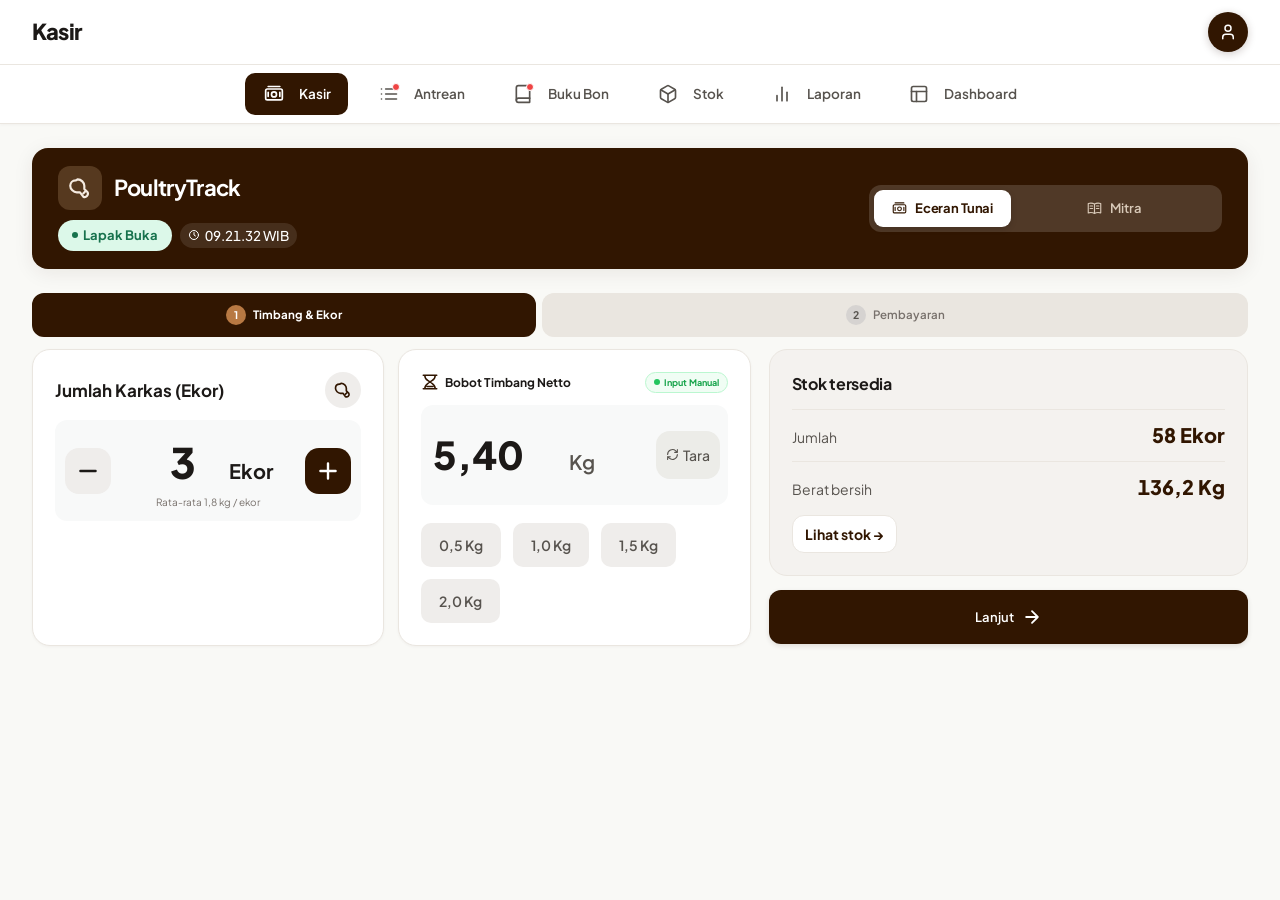
<file: index.html>
<!doctype html>
<html lang="id">
<head>
  <meta charset="utf-8">
  <meta name="viewport" content="width=device-width, initial-scale=1, viewport-fit=cover">
  <meta name="theme-color" content="#351900">
  <meta name="description" content="PoultryTrack - Kasir dan pembukuan lapak ayam modern, antrean potong karkas, buku bon piutang mitra, manifes pasokan, dan rekap laci kasir subuh.">
  <title>PoultryTrack | Kasir &amp; Pembukuan Lapak Ayam</title>
  <link rel="preconnect" href="https://fonts.googleapis.com">
  <link rel="preconnect" href="https://fonts.gstatic.com" crossorigin>
  <link href="https://fonts.googleapis.com/css2?family=Plus+Jakarta+Sans:wght@400;500;600;700;800&family=JetBrains+Mono:wght@500;600;700&display=swap" rel="stylesheet">
  <link rel="manifest" href="manifest.json">
  <link rel="stylesheet" href="style.css">
  <link rel="stylesheet" href="interactive.css">
  <link rel="stylesheet" href="supply-panel.css">
</head>
<body>
  <!-- APP HEADER (Sticky)                            -->
  <header class="app-header">
    <div class="header-inner">
      <div class="header-branding">
        <span class="app-eyebrow">POULTRYTRACK</span>
        <h1 id="pageTitle">Kasir</h1>
      </div>
      <button type="button" id="btnNotifications" class="profile-button" aria-label="Pengaturan Lapak &amp; Profil">
        <svg class="ui-icon" viewBox="0 0 24 24" fill="none" stroke="currentColor" stroke-width="2" stroke-linecap="round" stroke-linejoin="round" aria-hidden="true">
          <path d="M19 21v-2a4 4 0 0 0-4-4H9a4 4 0 0 0-4 4v2"/>
          <circle cx="12" cy="7" r="4"/>
        </svg>
      </button>
    </div>
  </header>
  <!-- Main navigation -->
  <nav class="bottom-nav-bar" id="mobileTabBar" aria-label="Menu Utama">

    <button type="button" class="bnav-item active" data-tab="kasir" aria-current="page">
      <span class="bnav-icon-wrap">
        <svg class="ui-icon" viewBox="0 0 24 24" fill="none" stroke="currentColor" stroke-width="2" stroke-linecap="round" stroke-linejoin="round" aria-hidden="true">
          <rect x="2" y="6" width="20" height="13" rx="2"/>
          <circle cx="12" cy="12.5" r="3"/>
          <path d="M5 3h14M5 10v5m14-5v5"/>
        </svg>
        <span class="nav-active-dot"></span>
      </span>
      <span>Kasir</span>
    </button>

    <button type="button" class="bnav-item" data-tab="antrean">
      <span class="bnav-icon-wrap">
        <svg class="ui-icon" viewBox="0 0 24 24" fill="none" stroke="currentColor" stroke-width="2" stroke-linecap="round" stroke-linejoin="round" aria-hidden="true">
          <path d="M8 6h13M8 12h13M8 18h13M3 6h.01M3 12h.01M3 18h.01"/>
        </svg>
        <span class="nav-active-dot"></span>
        <span class="nav-badge-dot"></span>
        <span id="navQueueBadge" class="sr-only"></span>
      </span>
      <span>Antrean</span>
    </button>

    <button type="button" class="bnav-item" data-tab="buku-bon">
      <span class="bnav-icon-wrap">
        <svg class="ui-icon" viewBox="0 0 24 24" fill="none" stroke="currentColor" stroke-width="2" stroke-linecap="round" stroke-linejoin="round" aria-hidden="true">
          <path d="M4 19.5A2.5 2.5 0 0 1 6.5 17H20"/>
          <path d="M6.5 2H20v20H6.5A2.5 2.5 0 0 1 4 19.5v-15A2.5 2.5 0 0 1 6.5 2z"/>
        </svg>
        <span class="nav-active-dot"></span>
        <span class="nav-badge-dot"></span>
      </span>
      <span>Buku Bon</span>
    </button>

    <button type="button" class="bnav-item" data-tab="pasokan">
      <span class="bnav-icon-wrap">
        <svg class="ui-icon" viewBox="0 0 24 24" fill="none" stroke="currentColor" stroke-width="2" stroke-linecap="round" stroke-linejoin="round" aria-hidden="true">
          <path d="M21 16V8a2 2 0 0 0-1-1.73l-7-4a2 2 0 0 0-2 0l-7 4A2 2 0 0 0 3 8v8a2 2 0 0 0 1 1.73l7 4a2 2 0 0 0 2 0l7-4A2 2 0 0 0 21 16z"/>
          <polyline points="3.27 6.96 12 12.01 20.73 6.96"/>
          <line x1="12" y1="22.08" x2="12" y2="12"/>
        </svg>
        <span class="nav-active-dot"></span>
        <span class="nav-badge-dot"></span>
      </span>
      <span>Stok</span>
    </button>

    <button type="button" class="bnav-item" data-tab="rekap-kas">
      <span class="bnav-icon-wrap">
        <svg class="ui-icon" viewBox="0 0 24 24" fill="none" stroke="currentColor" stroke-width="2" stroke-linecap="round" stroke-linejoin="round" aria-hidden="true">
          <path d="M18 20V10"/>
          <path d="M12 20V4"/>
          <path d="M6 20v-6"/>
        </svg>
        <span class="nav-active-dot"></span>
      </span>
      <span>Laporan</span>
    </button>

    <button type="button" class="bnav-item" data-tab="dashboard">
      <span class="bnav-icon-wrap">
        <svg class="ui-icon" viewBox="0 0 24 24" fill="none" stroke="currentColor" stroke-width="2" stroke-linecap="round" stroke-linejoin="round" aria-hidden="true">
          <rect x="3" y="3" width="18" height="18" rx="2" ry="2"/>
          <line x1="3" y1="9" x2="21" y2="9"/>
          <line x1="9" y1="21" x2="9" y2="9"/>
        </svg>
        <span class="nav-active-dot"></span>
      </span>
      <span>Dashboard</span>
    </button>

  </nav>
  <!-- MAIN VIEWPORT                                  -->
  <main class="app-viewport" id="mainContent">
    <p id="storageWarning" class="form-error storage-warning" role="alert" hidden></p>
    <!-- BRAND CARD (Dark Brown, semua halaman)          -->
    <section class="brand-card" aria-label="Informasi Lapak">
      <div class="brand-identity">
        <!-- Lockup: Logo + Nama + Subtitle -->
        <div class="brand-lockup">
          <span class="brand-icon">
            <svg class="ui-icon" viewBox="0 0 24 24" fill="none" stroke="currentColor" stroke-width="2" stroke-linecap="round" stroke-linejoin="round" aria-hidden="true">
              <path d="M8 5c-3 0-5 2-5 5s3 6 6 6h3l3 4a3 3 0 0 0 4-4l-3-3v-3c0-3-3-6-6-6Z"/>
              <path d="m15 17 2-2"/>
            </svg>
          </span>
          <div class="brand-wordmark">
            <h2>PoultryTrack</h2>
          </div>
        </div>

        <!-- Status Lapak + Jam -->
        <div class="brand-status">
          <span class="lapak-open" id="lapakStatus">
            <span class="status-dot"></span>
            <span id="lapakStatusText">Lapak Tutup</span>
          </span>
          <span class="clock-display">
            <svg class="ui-icon" viewBox="0 0 24 24" fill="none" stroke="currentColor" stroke-width="2" stroke-linecap="round" stroke-linejoin="round" aria-hidden="true">
              <circle cx="12" cy="12" r="9"/>
              <path d="M12 7v5l3 2"/>
            </svg>
            <span id="liveClock">--:--:-- WIB</span>
          </span>
        </div>
      </div>

      <!-- Segmented Control Kasir (Eceran Tunai vs Mitra Langganan) -->
      <div class="customer-hero">
        <div class="segmented-control" role="tablist" aria-label="Tipe Pelanggan">
          <button type="button" class="segment-btn cust-type-btn active" data-type="eceran" role="tab" aria-selected="true" aria-pressed="true">
            <svg class="ui-icon" viewBox="0 0 24 24" fill="none" stroke="currentColor" stroke-width="1.8" stroke-linecap="round" stroke-linejoin="round" aria-hidden="true">
              <rect x="2" y="6" width="20" height="13" rx="2"/>
              <circle cx="12" cy="12.5" r="3"/>
              <path d="M5 3h14M5 10v5m14-5v5"/>
            </svg>
            <span>Eceran Tunai</span>
          </button>
          <button type="button" class="segment-btn cust-type-btn" data-type="langganan" role="tab" aria-selected="false" aria-pressed="false">
            <svg class="ui-icon" viewBox="0 0 24 24" fill="none" stroke="currentColor" stroke-width="1.8" stroke-linecap="round" stroke-linejoin="round" aria-hidden="true">
              <path d="M12 5c-3-2-6-2-10-1v15c4-1 7-1 10 1 3-2 6-2 10-1V4c-4-1-7-1-10 1ZM12 5v15M5 8h4M5 12h4m6-4h4m-4 4h4"/>
            </svg>
            <span>Mitra</span>
          </button>
        </div>

        <!-- Dropdown Pilih Mitra (muncul jika Tab Mitra aktif) -->
        <div class="form-dropdown-group" id="langgananGroup" style="display:none">
          <label for="customerSelect">Mitra</label>
          <div class="partner-select-wrap">
            <svg class="ui-icon" viewBox="0 0 24 24" fill="none" stroke="currentColor" stroke-width="2" stroke-linecap="round" stroke-linejoin="round" aria-hidden="true">
              <path d="m3 10 2-7h14l2 7M3 10c0 4 5 4 5 0 0 4 8 4 8 0 0 4 5 4 5 0M5 13v8h14v-8M10 21v-6h4v6"/>
            </svg>
            <select id="customerSelect" class="form-select">
              <option value="">Pilih mitra</option>
            </select>
          </div>
          <p id="custBalanceBadge" style="display:none">
            Sisa bon: <strong id="custBalanceAmount">Rp 0</strong>
          </p>
          <button type="button" class="inline-new-partner" id="btnNewPartner">+ Tambah mitra baru</button>
        </div>
      </div>

      <!-- Status shift -->
      <div class="hero-copy" id="heroCopy" hidden>
        <div class="report-hero-badges">
          <span id="shiftStatusBadge">
            <svg class="ui-icon" viewBox="0 0 24 24" fill="none" stroke="currentColor" stroke-width="2" stroke-linecap="round" stroke-linejoin="round" aria-hidden="true">
              <circle cx="12" cy="12" r="4"/>
              <path d="M12 1v3m0 16v3M1 12h3m16 0h3M4 4l2 2m12 12 2 2M4 20l2-2M18 6l2-2"/>
            </svg>
            Shift Subuh Selesai
          </span>
        </div>
      </div>

      <!-- Hero Metrics: Buku Bon -->
      <div class="bon-hero-metrics" id="bonHeroMetrics" hidden>
        <div class="hero-divider"></div>
        <div class="card-meta-header">
          <span class="hero-metric-label">
            <svg class="ui-icon" viewBox="0 0 24 24" fill="none" stroke="currentColor" stroke-width="2" stroke-linecap="round" stroke-linejoin="round" aria-hidden="true">
              <rect x="2" y="6" width="20" height="13" rx="2"/>
              <circle cx="12" cy="12.5" r="3"/>
              <path d="M5 3h14M5 10v5m14-5v5"/>
            </svg>
            TOTAL PIUTANG
          </span>
          <span class="badge-status-red" id="headerDueCount">Wajib Tagih</span>
        </div>
        <div class="hero-huge-figure" id="headerTotalDebt">Rp 0</div>
        <p class="hero-partners">
          <svg class="ui-icon" viewBox="0 0 24 24" fill="none" stroke="currentColor" stroke-width="2" stroke-linecap="round" stroke-linejoin="round" aria-hidden="true">
            <path d="M19 21v-2a4 4 0 0 0-4-4H9a4 4 0 0 0-4 4v2"/>
            <circle cx="12" cy="7" r="4"/>
          </svg>
          <span><strong id="headerDebtorCount">0</strong> mitra</span>
        </p>
        <div class="bon-hero-footer">
          <span><i class="green-dot"></i>Bon Terlambat: <strong id="heroDueMitra">0 Mitra</strong></span>
          <button type="button" id="btnPrintBon">
            Cetak rekap
            <svg class="ui-icon" viewBox="0 0 24 24" fill="none" stroke="currentColor" stroke-width="2" stroke-linecap="round" stroke-linejoin="round" aria-hidden="true"><path d="M5 12h14m-7-7 7 7-7 7"/></svg>
          </button>
        </div>
      </div>
      <span id="navDebtorBadge" hidden></span>
    </section>
    <!-- TAB 1: KASIR                                   -->
    <section class="tab-pane active" id="kasir">
      <div class="screen-flow">

        <!-- Step Progress Bar -->
        <div class="cashier-progress" role="group" aria-label="Tahapan transaksi">
          <button type="button" class="progress-step active" id="stepOneBtn" aria-current="step">
            <span class="step-num">1</span>
            <span class="step-text">Timbang &amp; Ekor</span>
          </button>
          <button type="button" class="progress-step" id="stepTwoBtn">
            <span class="step-num">2</span>
            <span class="step-text">Pembayaran</span>
          </button>
        </div>

        <p class="form-error" id="cashierError" role="alert" hidden></p>

        <!-- Step 1: Timbang & Ekor -->
        <div class="screen-flow cashier-step" id="cashierStepOne">

          <!-- Card Info Mitra (hanya saat Langganan aktif) -->
          <div class="cashier-measurements">
            <section class="surface-card partner-info" id="partnerInfoCard" hidden>
              <div class="partner-info-inner">
                <div class="card-meta-header">
                  <h3 class="meta-label">
                    <svg class="ui-icon" viewBox="0 0 24 24" fill="none" stroke="currentColor" stroke-width="2" stroke-linecap="round" stroke-linejoin="round" aria-hidden="true">
                      <path d="m3 10 2-7h14l2 7M3 10c0 4 5 4 5 0 0 4 8 4 8 0 0 4 5 4 5 0M5 13v8h14v-8M10 21v-6h4v6"/>
                    </svg>
                    Informasi Mitra
                  </h3>
                  <span class="badge-status-green"><span class="status-dot"></span>Aktif</span>
                </div>
                <div class="phone-field">
                  <label for="partnerPhoneInput">No. WhatsApp Mitra</label>
                  <div class="phone-input-wrap">
                    <svg class="ui-icon" viewBox="0 0 24 24" fill="none" stroke="currentColor" stroke-width="2" stroke-linecap="round" stroke-linejoin="round" aria-hidden="true">
                      <path d="M22 16.92v3a2 2 0 0 1-2.18 2 19.79 19.79 0 0 1-8.63-3.07 19.5 19.5 0 0 1-6-6 19.79 19.79 0 0 1-3.07-8.67A2 2 0 0 1 4.11 2h3a2 2 0 0 1 2 1.72 12.84 12.84 0 0 0 .7 2.81 2 2 0 0 1-.45 2.11L8.09 9.91a16 16 0 0 0 6 6l1.27-1.27a2 2 0 0 1 2.11-.45 12.84 12.84 0 0 0 2.81.7A2 2 0 0 1 22 16.92z"/>
                    </svg>
                    <input type="tel" id="partnerPhoneInput" placeholder="Input atau cari nomor..." list="partnerPhones" maxlength="20">
                  </div>
                  <datalist id="partnerPhones"></datalist>
                  <span class="sr-only" id="partnerInfoName"></span>
                  <span class="sr-only" id="partnerPhone"></span>
                </div>
              </div>
            </section>

            <!-- Card 1: Jumlah Karkas (Ekor) -->

            <section class="surface-card quantity-card">
              <div class="card-meta-header">
                <div>
                  <label class="meta-label" for="inputEkor">Jumlah Karkas (Ekor)</label>
                </div>
                <span class="quantity-icon">
                  <svg class="ui-icon" viewBox="0 0 24 24" fill="none" stroke="currentColor" stroke-width="2" stroke-linecap="round" stroke-linejoin="round" aria-hidden="true">
                    <path d="M8 5c-3 0-5 2-5 5s3 6 6 6h3l3 4a3 3 0 0 0 4-4l-3-3v-3c0-3-3-6-6-6Z"/>
                    <path d="m15 17 2-2"/>
                  </svg>
                </span>
              </div>
              <div class="stepper-box">
                <button class="stepper-btn" type="button" data-target="inputEkor" data-step="-1" aria-label="Kurangi ekor">
                  <svg class="ui-icon" viewBox="0 0 24 24" fill="none" stroke="currentColor" stroke-width="2.2" stroke-linecap="round" stroke-linejoin="round" aria-hidden="true">
                    <path d="M5 12h14"/>
                  </svg>
                </button>
                <div class="stepper-center">
                  <div class="stepper-display">
                    <input type="number" id="inputEkor" value="3" min="1" step="1" aria-label="Jumlah karkas dalam ekor">
                    <span>Ekor</span>
                  </div>
                  <p>Estimasi ~1,8 kg / ekor</p>
                </div>
                <button class="stepper-btn plus" type="button" data-target="inputEkor" data-step="1" aria-label="Tambah ekor">
                  <svg class="ui-icon" viewBox="0 0 24 24" fill="none" stroke="currentColor" stroke-width="2.2" stroke-linecap="round" stroke-linejoin="round" aria-hidden="true">
                    <path d="M12 5v14M5 12h14"/>
                  </svg>
                </button>
              </div>
            </section>

            <!-- Card 2: Bobot Timbang Netto -->
            <section class="surface-card weight-card">
              <div class="card-meta-header">
                <label class="meta-label" for="inputKg">
                  <svg class="ui-icon" viewBox="0 0 24 24" fill="none" stroke="currentColor" stroke-width="2" stroke-linecap="round" stroke-linejoin="round" aria-hidden="true">
                    <path d="M3 3h18M3 21h18M5 3c0 6 3 6 7 9-4 3-7 3-7 9M19 3c0 6-3 6-7 9 4 3 7 3 7 9M8 18h8"/>
                  </svg>
                  Bobot Timbang Netto
                </label>
                <span class="badge-status-green" title="Bobot diisi manual; belum terhubung ke timbangan digital">
                  <span class="status-dot"></span>Input Manual
                </span>
              </div>
              <div class="weight-display-row">
                <div class="weight-val-wrap">
                  <input type="text" id="inputKg" value="5,40" inputmode="decimal" aria-label="Bobot netto dalam kilogram">
                  <span class="weight-unit">Kg</span>
                </div>
                <button type="button" class="tara-button" id="btnTara" title="Kosongkan nilai timbangan netto">
                  <svg class="ui-icon" viewBox="0 0 24 24" fill="none" stroke="currentColor" stroke-width="2" stroke-linecap="round" stroke-linejoin="round" aria-hidden="true">
                    <path d="M3 12a9 9 0 0 1 15-6.7L21 8M21 3v5h-5M21 12a9 9 0 0 1-15 6.7L3 16M3 21v-5h5"/>
                  </svg>
                  <span>Tara</span>
                </button>
              </div>
              <div class="pill-preset-grid">
                <button type="button" class="preset-pill qw-btn" data-kg="0.5">0,5 Kg</button>
                <button type="button" class="preset-pill qw-btn" data-kg="1">1,0 Kg</button>
                <button type="button" class="preset-pill qw-btn" data-kg="1.5">1,5 Kg</button>
                <button type="button" class="preset-pill qw-btn" data-kg="2">2,0 Kg</button>
              </div>
            </section>
          </div>

          <div class="cashier-step-actions">
            <aside class="cashier-stock-panel" aria-labelledby="cashierStockHeading">
              <h3 id="cashierStockHeading">Stok tersedia</h3>
              <dl class="cashier-stock-values">
                <div>
                  <dt>Jumlah</dt>
                  <dd class="font-numeric" id="cashierStockCount">0 Ekor</dd>
                </div>
                <div>
                  <dt>Berat bersih</dt>
                  <dd class="font-numeric" id="cashierStockWeight">0 Kg</dd>
                </div>
              </dl>
              <button type="button" class="cashier-stock-link" id="btnCashierStock" aria-haspopup="dialog" aria-controls="detailDialog">
                Lihat stok <span aria-hidden="true">→</span>
              </button>
            </aside>

            <!-- Tombol Lanjut ke Step 2 -->
            <button type="button" class="btn-primary-action" id="btnNextStep">
              <span>Lanjut</span>
              <svg class="ui-icon" viewBox="0 0 24 24" fill="none" stroke="currentColor" stroke-width="2.2" stroke-linecap="round" stroke-linejoin="round" aria-hidden="true">
                <path d="M5 12h14m-7-7 7 7-7 7"/>
              </svg>
            </button>
          </div>
        </div>

        <!-- Step 2: Opsi Potong & Transaksi -->
        <div class="screen-flow cashier-step" id="cashierStepTwo" hidden>
          <section class="surface-card transaction-card">

            <!-- Potongan Ayam -->
            <div class="cut-price-card">
              <div class="card-meta-header">
                <h3 class="section-title">Potongan Ayam</h3>
                <span class="cut-free">Bebas Biaya Potong</span>
              </div>

              <!-- Chip Selector Potongan -->
              <div class="cuts-chip-grid">
                <label class="cut-option">
                  <input type="radio" name="part" value="utuh">
                  <span class="cut-chip">Utuh</span>
                </label>
                <label class="cut-option">
                  <input type="radio" name="part" value="potong4" checked>
                  <span class="cut-chip">4 Potong</span>
                </label>
                <label class="cut-option">
                  <input type="radio" name="part" value="fillet">
                  <span class="cut-chip">Fillet</span>
                </label>
              </div>

              <!-- Custom Potongan -->
              <div class="custom-cut-fields">
                <span class="mini-eyebrow">CUSTOM</span>
                <div class="custom-grid">
                  <label for="customCuts">
                    <span class="custom-field-label">Jumlah potong</span>
                    <div class="custom-input-wrap">
                      <input type="number" id="customCuts" min="1" max="100" step="1" value="" placeholder="4" aria-label="Jumlah potongan khusus">
                      <span>Bagian</span>
                    </div>
                  </label>
                  <label for="cutSize">
                    <span class="custom-field-label">Request</span>
                    <select id="cutSize">
                      <option>Dada saja</option>
                      <option>Paha dada</option>
                      <option>Ayam utuh</option>
                      <option>Fillet</option>
                      <option>Campur</option>
                    </select>
                  </label>
                </div>
                <label class="switch-row">
                  <span class="switch-label">
                    <svg class="ui-icon" viewBox="0 0 24 24" fill="none" stroke="currentColor" stroke-width="2" stroke-linecap="round" stroke-linejoin="round" aria-hidden="true">
                      <circle cx="6" cy="6" r="3"/>
                      <circle cx="6" cy="18" r="3"/>
                      <path d="m8 8 13 13M8 16 21 3"/>
                    </svg>
                    Tanpa kulit
                  </span>
                  <input id="withoutSkin" type="checkbox" role="switch" checked>
                  <span class="switch-track"></span>
                </label>
              </div>

              <!-- Catatan Tambahan -->
              <details class="note-details">
                <summary>Catatan (opsional)</summary>
                <input id="inputNote" type="text" class="form-input" maxlength="250" aria-label="Catatan pesanan" placeholder="Catatan pesanan">
              </details>

              <!-- Harga per Kg -->
              <div class="price-section">
                <div class="card-meta-header">
                  <label for="inputPrice" class="meta-label">Harga per Kg</label>
                  <span class="price-update">Harga dapat diubah</span>
                </div>
                <div class="reference-price">
                  <div class="ref-desc">
                    <strong>Standar Pasar Pagi</strong>
                    <span>Karkas basah segar</span>
                  </div>
                  <div class="price-value">
                    <span class="curr-prefix">Rp</span>
                    <input id="inputPrice" type="text" inputmode="numeric" value="42.000" aria-label="Harga per kilogram dalam rupiah">
                  </div>
                </div>
              </div>
            </div>

            <aside class="cashier-payment-panel" aria-labelledby="cashierPaymentTitle">
              <!-- Total Tagihan -->
              <div class="summary-top">
                <div class="summary-left">
                  <h3 class="summary-title" id="cashierPaymentTitle">Total tagihan</h3>
                </div>
                <div class="summary-right">
                  <p class="summary-total-figure" id="subtotalDisplay">Rp 226.800</p>
                  <p class="summary-calc-formula" id="formulaDisplay">5.40 Kg &times; Rp 42.000</p>
                </div>
              </div>

              <!-- Metode Pembayaran -->
              <div class="payment-mode-grid">
                <button class="pay-select-btn pay-type-btn active" type="button" data-pay="tunai">
                  <svg class="ui-icon" viewBox="0 0 24 24" fill="none" stroke="currentColor" stroke-width="2" stroke-linecap="round" stroke-linejoin="round" aria-hidden="true">
                    <rect x="2" y="6" width="20" height="13" rx="2"/>
                    <circle cx="12" cy="12.5" r="3"/>
                    <path d="M5 3h14M5 10v5m14-5v5"/>
                  </svg>
                  <span>Tunai Lunas</span>
                </button>
                <button class="pay-select-btn pay-type-btn" type="button" data-pay="bon">
                  <svg class="ui-icon" viewBox="0 0 24 24" fill="none" stroke="currentColor" stroke-width="2" stroke-linecap="round" stroke-linejoin="round" aria-hidden="true">
                    <path d="M14 2H6a2 2 0 0 0-2 2v16a2 2 0 0 0 2 2h12a2 2 0 0 0 2-2V8z"/>
                    <path d="M14 2v6h6M16 13H8M16 17H8M10 9H8"/>
                  </svg>
                  <span>Catat Bon<br>(Tempo)</span>
                </button>
              </div>

              <!-- Tombol Simpan Transaksi -->
              <button type="button" class="btn-primary-action" id="btnSubmitTrx">
                <svg class="ui-icon" viewBox="0 0 24 24" fill="none" stroke="currentColor" stroke-width="2.5" stroke-linecap="round" stroke-linejoin="round" aria-hidden="true">
                  <path d="M20 6 9 17l-5-5"/>
                </svg>
                <span>Simpan transaksi</span>
              </button>

              <!-- Struk Printer Note -->
              <button type="button" class="printer-note" id="btnPrintReceipt">
                <svg class="ui-icon" viewBox="0 0 24 24" fill="none" stroke="currentColor" stroke-width="2" stroke-linecap="round" stroke-linejoin="round" aria-hidden="true">
                  <path d="M6 9V2h12v7M6 18H4a2 2 0 0 1-2-2v-5a2 2 0 0 1 2-2h16a2 2 0 0 1 2 2v5a2 2 0 0 1-2 2h-2"/>
                  <path d="M6 14h12v8H6z"/>
                </svg>
                <span>Cetak struk terakhir</span>
              </button>
            </aside>

          </section>

          <!-- Footer Bar Kasir -->
          <div class="cashier-footer-bar">
            <div class="stock-info-row">
              <span>Stok tercatat: <strong id="stockRemaining">0 Ekor</strong></span>
              <button type="button" class="link-rekap" onclick="document.querySelector('[data-tab=\'buku-bon\']').click()">Buku Rekap</button>
            </div>
            <p class="stock-weight-hint">Saldo bobot: <strong id="stockWeight">0 Kg</strong></p>
            <div class="form-bottom-actions">
              <button class="text-button" type="button" id="btnBackStep">Kembali ke timbangan</button>
              <button class="text-button muted" type="button" id="btnResetTrx">Kosongkan</button>
            </div>
          </div>
        </div>

      </div>
    </section>
    <!-- TAB 2: ANTREAN                                 -->
    <section class="tab-pane" id="antrean">
      <div class="screen-flow">

        <!-- Card Pesanan -->
        <section class="surface-card queue-board">
          <div class="section-heading">
            <h2>
              <svg class="ui-icon" viewBox="0 0 24 24" fill="none" stroke="currentColor" stroke-width="2" stroke-linecap="round" stroke-linejoin="round" aria-hidden="true">
                <path d="M8 6h13M8 12h13M8 18h13M3 6h.01M3 12h.01M3 18h.01"/>
              </svg>
              Pesanan
            </h2>
            <span class="queue-count badge-dark" id="queueCount">3 Antrean Aktif</span>
          </div>

          <div class="filter-pills-row" id="queueFilters" role="group" aria-label="Filter antrean">
            <button class="filter-chip active" type="button" data-queue-filter="active" aria-pressed="true">Aktif</button>
            <button class="filter-chip" type="button" data-queue-filter="done" aria-pressed="false">Sudah diambil</button>
          </div>

          <div id="queueListContainer" class="queue-list"></div>

          <button id="btnQueuePage" class="btn-primary-action" type="button">
            <span>Berikutnya</span>
            <svg class="ui-icon" viewBox="0 0 24 24" fill="none" stroke="currentColor" stroke-width="2" stroke-linecap="round" stroke-linejoin="round" aria-hidden="true">
              <path d="M5 12h14m-7-7 7 7-7 7"/>
            </svg>
          </button>
        </section>

        <!-- Summary Beban Kerja Subuh -->
        <section class="queue-summary">
          <span class="queue-summary-icon">
            <svg class="ui-icon" viewBox="0 0 24 24" fill="none" stroke="currentColor" stroke-width="2" stroke-linecap="round" stroke-linejoin="round" aria-hidden="true">
              <path d="M8 6h13M8 12h13M8 18h13M3 6h.01M3 12h.01M3 18h.01"/>
            </svg>
          </span>
          <div class="queue-summary-text">
            <span>Antrean aktif</span>
            <strong id="queueTotalEkor">Total 0 Karkas Antre</strong>
          </div>
          <span class="meta-tag" id="queueWaiting">0 Meja Aktif</span>
        </section>

      </div>
    </section>
    <!-- TAB 3: BUKU BON                                -->
    <section class="tab-pane" id="buku-bon">
      <div class="screen-flow">

        <section class="surface-card bon-board">
          <div class="section-heading">
            <h2>Daftar mitra</h2>
            <span class="meta-tag badge-dark" id="debtorListCount">0 Aktif</span>
          </div>

          <div id="bonSearchTools">
            <div class="search-input-wrap">
              <svg class="ui-icon" viewBox="0 0 24 24" fill="none" stroke="currentColor" stroke-width="2" stroke-linecap="round" stroke-linejoin="round" aria-hidden="true">
                <circle cx="11" cy="11" r="8"/>
                <path d="m21 21-4.35-4.35"/>
              </svg>
              <input id="searchBon" class="search-input" type="search" placeholder="Nama atau kode mitra..." aria-label="Cari mitra pada buku bon">
            </div>
            <div class="filter-pills-row" id="bonFilterRow" role="group" aria-label="Filter bon">
              <button type="button" class="filter-chip active" data-filter="all" aria-pressed="true">Semua</button>
              <button type="button" class="filter-chip" data-filter="tempo" aria-pressed="false">Jatuh tempo</button>
              <button type="button" class="filter-chip" data-filter="kritis" aria-pressed="false">Plafon kritis</button>
            </div>
          </div>

          <div class="debtor-cards-list" id="bonListContainer"></div>

          <button id="btnShowAllBon" class="view-all-button" type="button" aria-expanded="false">
            Lihat Mitra Lainnya
          </button>
        </section>

        <!-- Footer Tambah Bon & Rekap -->
        <div class="bon-footer">
          <button type="button" class="btn-primary-action" id="btnAddCustomer">
            <svg class="ui-icon" viewBox="0 0 24 24" fill="none" stroke="currentColor" stroke-width="2.2" stroke-linecap="round" stroke-linejoin="round" aria-hidden="true">
              <path d="M12 5v14M5 12h14"/>
            </svg>
            <span>Tambah mitra</span>
          </button>
          <button class="btn-outline" type="button" id="btnBonRekap">
            <svg class="ui-icon" viewBox="0 0 24 24" fill="none" stroke="currentColor" stroke-width="2" stroke-linecap="round" stroke-linejoin="round" aria-hidden="true">
              <path d="M14 2H6a2 2 0 0 0-2 2v16a2 2 0 0 0 2 2h12a2 2 0 0 0 2-2V8z"/>
              <path d="M14 2v6h6M16 13H8M16 17H8M10 9H8"/>
            </svg>
            <span>Rekap</span>
          </button>
        </div>

      </div>
    </section>
    <!-- TAB 4: PASOKAN (STOK)                          -->
    <section class="tab-pane" id="pasokan">
      <div class="screen-flow">

        <div class="supply-aside">
        <!-- Pemasok Karkas Utama Banner Card -->
        <section class="surface-card supplier-banner-card">
          <div class="supplier-meta">
            <span class="supplier-eyebrow">
              <svg class="ui-icon" viewBox="0 0 24 24" fill="none" stroke="currentColor" stroke-width="2" stroke-linecap="round" stroke-linejoin="round" aria-hidden="true">
                <path d="m3 10 2-7h14l2 7M3 10c0 4 5 4 5 0 0 4 8 4 8 0 0 4 5 4 5 0M5 13v8h14v-8M10 21v-6h4v6"/>
              </svg>
              PEMASOK KARKAS UTAMA
            </span>
            <span class="badge-clock">
              <svg class="ui-icon" viewBox="0 0 24 24" fill="none" stroke="currentColor" stroke-width="2" stroke-linecap="round" stroke-linejoin="round" aria-hidden="true">
                <circle cx="12" cy="12" r="9"/>
                <path d="M12 7v5l3 2"/>
              </svg>
              Subuh 04:30 WIB
            </span>
          </div>

          <div class="supplier-header-row">
            <div>
              <h2 class="supplier-title" id="supplySupplierTitle">UD. Cheyloo Farm Kamal</h2>
              <p class="supplier-caption">
                <svg class="ui-icon" viewBox="0 0 24 24" fill="none" stroke="currentColor" stroke-width="2" stroke-linecap="round" stroke-linejoin="round" aria-hidden="true">
                  <path d="M19 21v-2a4 4 0 0 0-4-4H9a4 4 0 0 0-4 4v2"/>
                  <circle cx="12" cy="7" r="4"/>
                </svg>
                Supir: Pak Matrawi <span>&bull;</span> Plat: M 8214 UA
              </p>
            </div>
            <span class="truck-mark">
              <svg class="ui-icon" viewBox="0 0 24 24" fill="none" stroke="currentColor" stroke-width="2" stroke-linecap="round" stroke-linejoin="round" aria-hidden="true">
                <path d="M14 18V6a2 2 0 0 0-2-2H4a2 2 0 0 0-2 2v11a1 1 0 0 0 1 1h2"/>
                <path d="M15 18H9"/>
                <path d="M19 18h2a1 1 0 0 0 1-1v-3.65a1 1 0 0 0-.22-.62l-3.48-4.35A1 1 0 0 0 17.52 8H14v10Z"/>
                <circle cx="7" cy="18" r="2"/>
                <circle cx="17" cy="18" r="2"/>
              </svg>
            </span>
          </div>

          <span class="supplier-verification">
            <svg class="ui-icon" viewBox="0 0 24 24" fill="none" stroke="currentColor" stroke-width="2.5" stroke-linecap="round" stroke-linejoin="round" aria-hidden="true">
              <path d="M20 6 9 17l-5-5"/>
            </svg>
            Pasokan karkas segar
          </span>
        </section>

        <section class="surface-card stock-glance-card" id="supplyStockCard" aria-labelledby="supplyStockHeading">
          <div class="card-meta-header">
            <h3 class="meta-label" id="supplyStockHeading">
              <svg class="ui-icon" viewBox="0 0 24 24" fill="none" stroke="currentColor" stroke-width="2" stroke-linecap="round" stroke-linejoin="round" aria-hidden="true"><path d="M21 16V8a2 2 0 0 0-1-1.73l-7-4a2 2 0 0 0-2 0l-7 4A2 2 0 0 0 3 8v8a2 2 0 0 0 1 1.73l7 4a2 2 0 0 0 2 0l7-4A2 2 0 0 0 21 16z"/><polyline points="3.27 6.96 12 12.01 20.73 6.96"/><line x1="12" y1="22.08" x2="12" y2="12"/></svg>
              Stok saat ini
            </h3>
            <span class="badge-status-green" id="supplyStockBadge"><span class="status-dot"></span>Aman</span>
          </div>
          <div class="stock-glance-values">
            <div>
              <span class="stock-glance-label">Jumlah</span>
              <strong class="font-numeric" id="supplyStockEkor">0 Ekor</strong>
            </div>
            <div>
              <span class="stock-glance-label">Berat bersih</span>
              <strong class="font-numeric" id="supplyStockKg">0 Kg</strong>
            </div>
          </div>
          <div class="stock-meter" id="supplyStockMeter" role="img" aria-label="Sisa stok"><i></i></div>
          <p class="stock-glance-note" id="supplyStockNote">Belum ada pasokan tercatat.</p>
        </section>

        <section class="surface-card supply-recent-card" aria-labelledby="supplyRecentHeading">
          <div class="card-meta-header">
            <h3 class="meta-label" id="supplyRecentHeading">
              <svg class="ui-icon" viewBox="0 0 24 24" fill="none" stroke="currentColor" stroke-width="2" stroke-linecap="round" stroke-linejoin="round" aria-hidden="true"><circle cx="12" cy="12" r="9"/><path d="M12 7v5l3 2"/></svg>
              Pasokan terakhir
            </h3>
            <button type="button" class="recent-all" id="btnSupplyAll">Semua riwayat</button>
          </div>
          <ol class="recent-list" id="supplyRecentList"></ol>
        </section>
      </div>

        <div class="supply-main">
        <!-- Form Tambah pasokan -->
        <section class="surface-card supply-form-card">
          <div class="supply-title-row">
            <span class="solid-icon">
              <svg class="ui-icon" viewBox="0 0 24 24" fill="none" stroke="currentColor" stroke-width="2" stroke-linecap="round" stroke-linejoin="round" aria-hidden="true">
                <path d="M14 2H6a2 2 0 0 0-2 2v16a2 2 0 0 0 2 2h12a2 2 0 0 0 2-2V8z"/>
                <path d="M14 2v6h6M16 13H8M16 17H8M10 9H8"/>
              </svg>
            </span>
            <div>
              <h3>Tambah pasokan</h3>
            </div>
            <button type="button" class="reset-pill" id="btnResetSupply">
              <svg class="ui-icon" viewBox="0 0 24 24" fill="none" stroke="currentColor" stroke-width="2" stroke-linecap="round" stroke-linejoin="round" aria-hidden="true">
                <path d="M3 12a9 9 0 0 1 15-6.7L21 8M21 3v5h-5M21 12a9 9 0 0 1-15 6.7L3 16M3 21v-5h5"/>
              </svg>
              <span>Reset</span>
            </button>
          </div>

          <!-- Field 1: Jumlah Ayam Masuk -->
          <label class="form-label" for="supplyEkor">
            <svg class="ui-icon" viewBox="0 0 24 24" fill="none" stroke="currentColor" stroke-width="2" stroke-linecap="round" stroke-linejoin="round" aria-hidden="true">
              <path d="M8 5c-3 0-5 2-5 5s3 6 6 6h3l3 4a3 3 0 0 0 4-4l-3-3v-3c0-3-3-6-6-6Z"/>
              <path d="m15 17 2-2"/>
            </svg>
            Jumlah ayam
          </label>
          <div class="supply-input-row">
            <input type="number" id="supplyEkor" value="180" step="1" min="1" aria-label="Jumlah ayam pasokan">
            <button type="button" class="stepper-btn" data-target="supplyEkor" data-step="-1" aria-label="Kurangi ayam pasokan">
              <svg class="ui-icon" viewBox="0 0 24 24" fill="none" stroke="currentColor" stroke-width="2.2" stroke-linecap="round" stroke-linejoin="round" aria-hidden="true">
                <path d="M5 12h14"/>
              </svg>
            </button>
            <button type="button" class="stepper-btn" data-target="supplyEkor" data-step="1" aria-label="Tambah ayam pasokan">
              <svg class="ui-icon" viewBox="0 0 24 24" fill="none" stroke="currentColor" stroke-width="2.2" stroke-linecap="round" stroke-linejoin="round" aria-hidden="true">
                <path d="M12 5v14M5 12h14"/>
              </svg>
            </button>
            <span class="supply-unit-text">Ekor</span>
          </div>

          <!-- Field 2: Berat Timbang Bersih -->
          <label class="form-label" for="supplyKg">
            <svg class="ui-icon" viewBox="0 0 24 24" fill="none" stroke="currentColor" stroke-width="2" stroke-linecap="round" stroke-linejoin="round" aria-hidden="true">
              <path d="M3 3h18M3 21h18M5 3c0 6 3 6 7 9-4 3-7 3-7 9M19 3c0 6-3 6-7 9 4 3 7 3 7 9M8 18h8"/>
            </svg>
            Berat bersih (kg)
          </label>
          <div class="supply-input-row">
            <input type="text" inputmode="decimal" id="supplyKg" value="300.5" min="0.1" step="0.1" aria-label="Berat netto pasokan">
            <button type="button" class="weight-add" data-add-supply="0.5">+0.5</button>
            <button type="button" class="weight-add" data-add-supply="2">+2.0</button>
            <span class="supply-unit-text">Kg</span>
          </div>

          <!-- Field 3: Harga Kulakan Peternak -->
          <label class="form-label" for="supplyPrice">
            <svg class="ui-icon" viewBox="0 0 24 24" fill="none" stroke="currentColor" stroke-width="2" stroke-linecap="round" stroke-linejoin="round" aria-hidden="true">
              <rect x="2" y="6" width="20" height="13" rx="2"/>
              <circle cx="12" cy="12.5" r="3"/>
              <path d="M5 3h14M5 10v5m14-5v5"/>
            </svg>
            Harga beli per kg
          </label>
          <div class="supply-input-row supply-price">
            <span class="curr-prefix">Rp</span>
            <input type="text" inputmode="numeric" id="supplyPrice" value="23500" step="500" min="1" aria-label="Harga beli pasokan per kilogram">
            <span class="pas-pill">Pas</span>
            <span class="supply-unit-text">/Kg</span>
          </div>

          <!-- Detail Pembayaran & Total -->
          <details class="supply-extra">
            <summary>Pembayaran</summary>
            <label for="supplyPayment" class="mt-2">Pembayaran pasokan</label>
            <select id="supplyPayment" class="form-select">
              <option value="Lunas Tunai Meja">Lunas Tunai Meja Lapak</option>
              <option value="Tempo 7 Hari">Tempo 7 Hari Peternak</option>
            </select>
            <p class="supply-total-preview">Total modal: <strong id="supplyModalTotal">Rp 7.061.750</strong></p>
          </details>

          <p id="supplyError" class="form-error" role="alert" hidden></p>

          <!-- Tombol Simpan Manifes -->
          <button type="button" class="btn-primary-action" id="btnSubmitSupply">
            <svg class="ui-icon" viewBox="0 0 24 24" fill="none" stroke="currentColor" stroke-width="2" stroke-linecap="round" stroke-linejoin="round" aria-hidden="true">
              <path d="M14 18V6a2 2 0 0 0-2-2H4a2 2 0 0 0-2 2v11a1 1 0 0 0 1 1h2"/>
              <path d="M15 18H9"/>
              <path d="M19 18h2a1 1 0 0 0 1-1v-3.65a1 1 0 0 0-.22-.62l-3.48-4.35A1 1 0 0 0 17.52 8H14v10Z"/>
              <circle cx="7" cy="18" r="2"/>
              <circle cx="17" cy="18" r="2"/>
            </svg>
            <span>Simpan pasokan</span>
          </button>
        </section>

        <section class="surface-card supply-preview-card" id="supplyPreviewCard" data-empty="true" aria-labelledby="supplyPreviewHeading">
          <div class="card-meta-header">
            <h3 class="meta-label" id="supplyPreviewHeading">
              <svg class="ui-icon" viewBox="0 0 24 24" fill="none" stroke="currentColor" stroke-width="2" stroke-linecap="round" stroke-linejoin="round" aria-hidden="true"><rect x="4" y="2" width="16" height="20" rx="2"/><path d="M8 6h8M8 11h.01M12 11h.01M16 11h.01M8 15h.01M12 15h.01M16 15h.01M8 19h.01M12 19h4"/></svg>
              Pratinjau pasokan
            </h3>
            <button type="button" class="badge-status-green preview-pay" id="supplyPreviewPay" title="Ketuk untuk mengganti Lunas atau Tempo">Lunas tunai</button>
          </div>
          <p class="preview-empty" id="supplyPreviewEmpty">Isi jumlah ayam, berat, dan harga di formulir. Total modal dan sisa stok akan dihitung di sini.</p>
          <div class="preview-body">
            <div class="preview-total">
              <span>Total modal</span>
              <strong class="font-numeric" id="supplyPreviewTotal">Rp 0</strong>
            </div>
            <dl class="preview-list">
              <div><dt>Modal per ekor</dt><dd class="font-numeric" id="supplyPreviewPerHead">-</dd></div>
              <div><dt>Rata-rata bobot</dt><dd class="font-numeric" id="supplyPreviewAvg">-</dd></div>
              <div><dt>Stok setelah disimpan</dt><dd class="font-numeric" id="supplyPreviewStock">-</dd></div>
              <div><dt>Dampak kas</dt><dd id="supplyPreviewCash">-</dd></div>
              <div><dt>Dibanding pasokan terakhir</dt><dd id="supplyPreviewDelta" data-tone="neutral">-</dd></div>
            </dl>
          </div>
        </section>
        </div>

        <!-- Riwayat Pasokan -->
        <details class="surface-card history-details">
          <summary>Riwayat pasokan</summary>
          <div id="suppliesListContainer"></div>
        </details>

      </div>
    </section>
    <!-- TAB 5: REKAP KAS (LAPORAN)                     -->
    <section class="tab-pane" id="rekap-kas">
      <div class="screen-flow">

        <!-- Filter Periode -->
        <div class="report-filter">
          <label for="reportPeriod">Periode laporan</label>
          <select id="reportPeriod">
            <option value="today">Hari ini</option>
            <option value="all">Semua catatan</option>
          </select>
        </div>

        <!-- Card Uang Fisik di Laci Meja -->
        <section class="drawer-highlight-card">
          <div class="dh-header">
            <div class="dh-title-wrap">
              <span class="drawer-icon">
                <svg class="ui-icon" viewBox="0 0 24 24" fill="none" stroke="currentColor" stroke-width="2" stroke-linecap="round" stroke-linejoin="round" aria-hidden="true">
                  <rect x="2" y="6" width="20" height="13" rx="2"/>
                  <circle cx="12" cy="12.5" r="3"/>
                  <path d="M5 3h14M5 10v5m14-5v5"/>
                </svg>
              </span>
              <span id="drawerTitle">Saldo laci</span>
            </div>
            <button class="match-cash" type="button" id="btnMatchCash">
              <svg class="ui-icon" viewBox="0 0 24 24" fill="none" stroke="currentColor" stroke-width="2" stroke-linecap="round" stroke-linejoin="round" aria-hidden="true">
                <path d="m16 3 4 4-4 4"/>
                <path d="M20 7H4"/>
                <path d="m8 21-4-4 4-4"/>
                <path d="M4 17h16"/>
              </svg>
              <span>Cocokkan Fisik</span>
            </button>
          </div>

          <p class="dh-figure" id="rekapKasBersihLaci">Rp 0</p>

          <div class="drawer-reconcile">
            <span><i class="green-dot"></i>Selisih kas</span>
            <button type="button" class="balance-badge" id="cashDifference">Belum dicocokkan</button>
          </div>
        </section>

        <!-- Arus kas -->
        <section class="surface-card report-cash-card">
          <div class="section-heading">
            <h2>
              <svg class="ui-icon" viewBox="0 0 24 24" fill="none" stroke="currentColor" stroke-width="2" stroke-linecap="round" stroke-linejoin="round" aria-hidden="true">
                <path d="M14 2H6a2 2 0 0 0-2 2v16a2 2 0 0 0 2 2h12a2 2 0 0 0 2-2V8z"/>
                <path d="M14 2v6h6M16 13H8M16 17H8M10 9H8"/>
              </svg>
              <span id="cashFlowTitle">Arus kas</span>
            </h2>
          </div>
          <span class="meta-tag report-pos-tag" id="reportRecordCount">0 Transaksi</span>

          <div class="cash-flow-list">

            <!-- Row 1: Penjualan Tunai Eceran -->
            <div class="cash-flow-row">
              <span class="cf-icon cf-in">
                <svg class="ui-icon" viewBox="0 0 24 24" fill="none" stroke="currentColor" stroke-width="2" stroke-linecap="round" stroke-linejoin="round" aria-hidden="true">
                  <path d="M12 5v14M5 12h7"/>
                  <path d="M19 12H12"/>
                </svg>
              </span>
              <div class="cf-info">
                <strong class="cf-name">(+) Penjualan Tunai</strong>
                <span class="cf-sub" id="reportSalesCount">0 transaksi eceran lapak</span>
              </div>
              <div class="flow-value">
                <strong class="cf-amount text-success" id="rekapCashSales">Rp 0</strong>
                <span class="cf-label">Penerimaan</span>
              </div>
            </div>

            <!-- Row 2: Setoran Cicilan Bon Mitra -->
            <div class="cash-flow-row">
              <span class="cf-icon cf-in">
                <svg class="ui-icon" viewBox="0 0 24 24" fill="none" stroke="currentColor" stroke-width="2" stroke-linecap="round" stroke-linejoin="round" aria-hidden="true">
                  <rect x="2" y="6" width="20" height="13" rx="2"/>
                  <circle cx="12" cy="12.5" r="3"/>
                  <path d="M5 3h14M5 10v5m14-5v5"/>
                </svg>
              </span>
              <div class="cf-info">
                <strong class="cf-name">(+) Setoran Cicilan Bon Mitra</strong>
                <span class="cf-sub" id="reportPaymentNames">Pelunasan bon mitra</span>
              </div>
              <div class="flow-value">
                <strong class="cf-amount text-success" id="rekapCashCicilan">Rp 0</strong>
                <span class="cf-label" id="reportPayCount">0 Pelanggan</span>
              </div>
            </div>

            <!-- Row 3: Modal Pasokan Tunai -->
            <div class="cash-flow-row outflow">
              <span class="cf-icon cf-out">
                <svg class="ui-icon" viewBox="0 0 24 24" fill="none" stroke="currentColor" stroke-width="2" stroke-linecap="round" stroke-linejoin="round" aria-hidden="true">
                  <path d="M14 18V6a2 2 0 0 0-2-2H4a2 2 0 0 0-2 2v11a1 1 0 0 0 1 1h2"/>
                  <path d="M15 18H9"/>
                  <path d="M19 18h2a1 1 0 0 0 1-1v-3.65a1 1 0 0 0-.22-.62l-3.48-4.35A1 1 0 0 0 17.52 8H14v10Z"/>
                  <circle cx="7" cy="18" r="2"/>
                  <circle cx="17" cy="18" r="2"/>
                </svg>
              </span>
              <div class="cf-info">
                <strong class="cf-name">(-) Modal Pasokan Tunai (UD. Cheyloo)</strong>
                <span class="cf-sub">Faktur tunai pasokan ayam</span>
              </div>
              <div class="flow-value">
                <strong class="cf-amount text-danger" id="rekapModalPasokan">Rp 0</strong>
                <span class="cf-label">Pengeluaran</span>
              </div>
            </div>

          </div>

          <div class="total-cash-in">
            <span id="totalCashLabel">Total Uang Masuk Hari Ini:</span>
            <strong id="reportCashIn">Rp 0</strong>
          </div>
        </section>

        <!-- Tutup Kasir & Cetak Rekap -->
        <button type="button" class="btn-primary-action" id="btnCloseShift">
          <svg class="ui-icon" viewBox="0 0 24 24" fill="none" stroke="currentColor" stroke-width="2" stroke-linecap="round" stroke-linejoin="round" aria-hidden="true">
            <rect x="3" y="11" width="18" height="11" rx="2" ry="2"/>
            <path d="M7 11V7a5 5 0 0 1 10 0v4"/>
          </svg>
          <span>Tutup kasir</span>
        </button>

        <button type="button" class="btn-outline btn-print-outline" id="btnPrintReport">
          <svg class="ui-icon" viewBox="0 0 24 24" fill="none" stroke="currentColor" stroke-width="2" stroke-linecap="round" stroke-linejoin="round" aria-hidden="true">
            <path d="M6 9V2h12v7M6 18H4a2 2 0 0 1-2-2v-5a2 2 0 0 1 2-2h16a2 2 0 0 1 2 2v5a2 2 0 0 1-2 2h-2"/>
            <path d="M6 14h12v8H6z"/>
          </svg>
          <span>Cetak rekap</span>
        </button>

        <!-- Tonase & Ekspor CSV -->
        <details class="report-extra">
          <summary>Saldo awal, volume &amp; ekspor</summary>
          <form id="openingCashForm" class="opening-cash-form">
            <label class="form-label" for="openingCashInput">Saldo awal laci hari ini (Rp)</label>
            <div class="opening-cash-row">
              <input id="openingCashInput" class="form-input" type="text" inputmode="numeric" value="0" aria-describedby="openingCashHint">
              <button class="btn-ghost-action" type="submit">Simpan</button>
            </div>
            <p id="openingCashHint" class="field-help">Uang di laci sebelum transaksi pertama.</p>
            <p id="openingCashError" class="form-error" role="alert" hidden></p>
          </form>
          <div class="tonase-summary-grid">
            <div>
              <span>Daging terjual</span>
              <strong id="rekapKgSold">0 Kg</strong>
            </div>
            <div>
              <span>Karkas terjual</span>
              <strong id="rekapEkorSold">0 Ekor</strong>
            </div>
            <div>
              <span>Bon baru</span>
              <strong id="rekapBonKeluar">Rp 0</strong>
            </div>
          </div>
          <button type="button" class="btn-outline" id="btnExportCsv">Unduh CSV</button>
        </details>

        <!-- Reset Data -->
        <details class="data-settings">
          <summary>Kelola data</summary>
          <button type="button" class="btn-outline" id="btnBackupData">Unduh cadangan JSON</button>
          <button class="text-button text-danger" type="button" id="btnResetToDefault">Reset data contoh</button>
        </details>

      </div>
    </section>


    <section class="tab-pane" id="dashboard" aria-label="Dashboard">
      <div class="dashboard-container">
        <div class="dash-header-bar">
          <h2>Ringkasan penjualan</h2>
          <span class="tag-period">1 Mei - 28 Sep 2026</span>
        </div>

        <dl class="dash-kpi-grid">
          <div class="dash-kpi-card">
            <dt>Omzet</dt>
            <dd id="dashTotalOmzet" class="font-numeric"></dd>
            <dd id="dashTotalTrx" class="dash-meta"></dd>
          </div>
          <div class="dash-kpi-card">
            <dt>Laba kotor</dt>
            <dd id="dashTotalProfit" class="font-numeric"></dd>
            <dd id="dashMargin" class="dash-meta"></dd>
          </div>
          <div class="dash-kpi-card">
            <dt>Volume terjual</dt>
            <dd id="dashTotalKg" class="font-numeric"></dd>
            <dd id="dashTotalChickens" class="dash-meta"></dd>
          </div>
          <div class="dash-kpi-card">
            <dt>Susut pasokan</dt>
            <dd id="dashShrinkage" class="font-numeric"></dd>
          </div>
          <div class="dash-kpi-card">
            <dt>Piutang saat ini</dt>
            <dd id="dashTotalDebt" class="font-numeric"></dd>
            <dd id="dashDebtorCount" class="dash-meta"></dd>
          </div>
        </dl>

        <section class="surface-card dash-section trend-card" aria-labelledby="trendTitle">
          <div class="dash-section-head">
            <h2 id="trendTitle">Tren bulanan</h2>
            <div id="chartMetrics" class="chart-controls" role="group" aria-label="Metrik grafik">
              <button type="button" data-metric="omzet" aria-pressed="true">Omzet</button>
              <button type="button" data-metric="profit" aria-pressed="false">Laba</button>
              <button type="button" data-metric="trx" aria-pressed="false">Transaksi</button>
            </div>
          </div>
          <div id="monthlyChart" class="monthly-chart" role="group" aria-label="Pilih bulan"></div>
          <div class="month-detail" aria-live="polite">
            <h3 id="monthDetailTitle"></h3>
            <dl>
              <div><dt>Omzet</dt><dd id="monthRevenue"></dd></div>
              <div><dt>Laba</dt><dd id="monthProfit"></dd></div>
              <div><dt>Transaksi</dt><dd id="monthTransactions"></dd></div>
              <div><dt>Volume</dt><dd id="monthVolume"></dd></div>
            </dl>
          </div>
        </section>

        <section class="surface-card dash-section" aria-labelledby="mixTitle">
          <div class="dash-section-head">
            <h2 id="mixTitle">Jenis potongan</h2>
          </div>
          <div class="dash-disclosure-list" id="cutMixContainer"></div>
        </section>

        <section class="surface-card dash-section" aria-labelledby="debtTitle">
          <div class="dash-section-head">
            <h2 id="debtTitle">Piutang mitra</h2>
            <button class="dash-link" type="button" id="btnDashBon">Buka Buku Bon <span aria-hidden="true">→</span></button>
          </div>
          <div class="dash-disclosure-list" id="dashPartnerList"></div>
        </section>

        <section class="surface-card dash-section project-card" aria-labelledby="projectTitle">
          <div class="dash-section-head"><h2 id="projectTitle">Kinerja proyek</h2></div>
          <div id="projectMetrics" class="project-metrics"></div>
        </section>
      </div>
    </section>

  </main>

  <dialog id="detailDialog" class="detail-dialog" aria-labelledby="detailTitle">
    <div class="detail-sheet">
      <header class="detail-head">
        <div class="detail-heading">
          <span id="detailSection" class="detail-section"></span>
          <h2 id="detailTitle" aria-live="polite" aria-atomic="true"></h2>
        </div>
        <button type="button" class="detail-close" data-close-dialog="detailDialog" aria-label="Tutup rincian" autofocus>
          <svg class="ui-icon" viewBox="0 0 24 24" fill="none" stroke="currentColor" stroke-width="2" stroke-linecap="round" aria-hidden="true"><path d="m6 6 12 12M6 18 18 6"/></svg>
        </button>
      </header>
      <div class="detail-content">
        <dl class="detail-hero">
          <dt id="detailLabel"></dt>
          <dd id="detailValue"></dd>
        </dl>
        <dl id="detailRows" class="detail-rows"></dl>
      </div>
      <div id="detailPager" class="detail-pager" role="group" aria-label="Navigasi bulan" hidden>
        <button type="button" id="detailPrevious">Sebelumnya</button>
        <button type="button" id="detailNext">Berikutnya</button>
      </div>
      <div id="detailStockAction" class="detail-actions" hidden>
        <button type="button" id="detailOpenStock" class="btn-primary-action">Buka menu stok</button>
      </div>
    </div>
  </dialog>

  <!-- MODAL 1: SETOR CICILAN BON                     -->
  <div class="modal-backdrop" id="paymentModal" role="dialog" aria-modal="true" aria-labelledby="paymentTitle">
    <div class="modal-sheet">
      <div class="modal-sheet-header">
        <h3 id="paymentTitle">Setor bon</h3>
        <button type="button" class="modal-close-btn" id="btnModalClose" aria-label="Tutup formulir setoran">&times;</button>
      </div>
      <div class="modal-sheet-body">
        <div class="debtor-detail-banner">
          <div>
            <span class="db-title" id="modalCustName">Mitra Langganan</span>
          </div>
          <div class="text-right">
            <span class="db-label">Sisa Bon:</span>
            <div class="db-balance font-numeric" id="modalCurrentDebt">Rp 0</div>
          </div>
        </div>
        <div class="form-group mt-3">
          <label class="form-label" for="modalPayAmount">Nominal setoran (Rp)</label>
          <input type="text" inputmode="numeric" id="modalPayAmount" placeholder="Contoh: 100000" class="form-input form-input-large font-numeric" min="1" step="1">
          <p id="paymentError" class="form-error" role="alert" hidden></p>
        </div>
        <div class="quick-preset-container mt-2" id="modalQuickPayOptions"></div>
      </div>
      <div class="modal-sheet-footer">
        <button type="button" class="btn-ghost-action" id="btnModalCancel">Batal</button>
        <button type="button" class="btn-primary-action" id="btnModalConfirm">Simpan setoran</button>
      </div>
    </div>
  </div>
  <!-- MODAL 2: TAMBAH MITRA & BON AWAL               -->
  <dialog class="customer-modal" id="customerModal" aria-labelledby="customerModalTitle">
    <form id="customerForm" novalidate>
      <div class="modal-sheet-header">
        <div>
          <h3 id="customerModalTitle">Tambah mitra</h3>
        </div>
        <button class="modal-close-btn" id="btnCloseCustomer" type="button" aria-label="Tutup">&times;</button>
      </div>
      <label class="form-label" for="newCustomerName">Nama Mitra / Warung</label>
      <input id="newCustomerName" class="form-input" maxlength="80" placeholder="Contoh: Warung Bu Rina">
      <label class="form-label mt-3" for="newCustomerPhone">Nomor WhatsApp (opsional)</label>
      <input id="newCustomerPhone" class="form-input" type="tel" maxlength="20" placeholder="08...">
      <label class="form-label mt-3" for="newCustomerDebt">Saldo Bon Awal (Rp)</label>
      <input id="newCustomerDebt" class="form-input" type="text" inputmode="numeric" min="0" step="1" value="0">
      <label class="form-label mt-3" for="newCustomerLimit">Plafon Bon (Rp)</label>
      <input id="newCustomerLimit" class="form-input" type="text" inputmode="numeric" min="1" step="1" value="1000000">
      <p id="customerError" class="form-error" role="alert" hidden></p>
      <button type="submit" class="btn-primary-action mt-3">Simpan Mitra</button>
    </form>
  </dialog>
  <!-- MODAL 3: PENGATURAN LAPAK                      -->
  <dialog class="customer-modal" id="lapakModal" aria-labelledby="lapakModalTitle">
    <div class="modal-sheet-header">
      <h3 id="lapakModalTitle">Pengaturan Lapak</h3>
      <button type="button" class="modal-close-btn" data-close-dialog="lapakModal" aria-label="Tutup">&times;</button>
    </div>
    <button type="button" class="btn-primary-action mt-3" id="btnToggleLapak">Buka Lapak</button>
  </dialog>
  <!-- MODAL 4: COCOKKAN UANG FISIK                   -->
  <dialog class="customer-modal" id="cashModal" aria-labelledby="cashModalTitle">
    <form id="cashMatchForm">
      <div class="modal-sheet-header">
        <h3 id="cashModalTitle">Cocokkan Uang Fisik</h3>
        <button type="button" class="modal-close-btn" data-close-dialog="cashModal" aria-label="Tutup">&times;</button>
      </div>
      <label class="form-label" for="cashPhysical">Uang Fisik di Laci (Rp)</label>
      <input id="cashPhysical" class="form-input font-numeric" type="text" inputmode="numeric" min="0" step="1" required placeholder="Contoh: 3386800">
      <p id="cashMatchError" class="form-error" role="alert" hidden></p>
      <button type="submit" class="btn-primary-action mt-3">Simpan</button>
    </form>
  </dialog>

  <!-- Surface untuk thermal printing -->
  <div id="printSurface" aria-hidden="true"></div>

  <!-- Toast Notification -->
  <div id="toast" class="toast" role="status" aria-live="polite" hidden></div>

  <!-- Logika aplikasi -->
  <script src="core.js"></script>
  <script src="app.js"></script>
  <script src="interactive.js"></script>
  <script src="supply-panel.js"></script>
</body>
</html>
</file>
<file: style.css>
/* POULTRYTRACK - MOBILE POS & RECORD KEEPING
   Design System: Plus Jakarta Sans, Warm Espresso Palette */

:root {
  /* Color Palette */
  --bg-app:               #F8F8F4;           /* Warm cream background */
  --bg-surface:           #FFFFFF;           /* Card surface */
  --bg-subtle: #F1F1ED;           /* Muted tint */
  --bg-dark:              #351900;           /* Espresso brand dark */
  --bg-dark-hover:        #4B280D;
  --bg-dark-active:       #281200;
  --brand-accent:         #B87943;           /* Terracotta accent */
  --brand-accent-subtle:  #F7EFE3;
  --text-primary:         #1C1917;
  --text-secondary:       #57534E;
  --text-muted:           #78716C;
  --text-on-dark:         #FFFFFF;
  --text-tan: #D2BFA9;
  --border-light:         #ECECE7;
  --border-subtle:        #D6D3D1;
  --border-focus:         #B87943;
  --input-bg:             #F8F8F4;

  /* Status Colors */
  --color-danger:         #EF4444;
  --color-danger-subtle:  #FEF2F2;
  --color-danger-border:  #FECACA;
  --color-danger-text:    #DC2626;
  --color-success:        #22C55E;
  --color-success-subtle: #F0FDF4;
  --color-success-border: #BBF7D0;
  --color-success-text:   #16A34A;
  --color-warning:        #F59E0B;
  --color-warning-subtle: #FFFBEB;
  --color-warning-text:   #D97706;

  /* Typography */
  --font-sans: 'Plus Jakarta Sans', -apple-system, BlinkMacSystemFont, "Segoe UI", Roboto, Helvetica, Arial, sans-serif;
  --font-mono: 'Plus Jakarta Sans', -apple-system, BlinkMacSystemFont, 'Segoe UI', sans-serif;

  /* Geometry & Shadows */
  --radius-card: 18px;
  --radius-btn:  12px;
  --radius-input: 10px;
  --radius-pill:  9999px;
  --shadow-card: 0 1px 3px rgba(53,25,0,.04);
  --shadow-elevated: 0 4px 16px rgba(44,24,16,.08);

  font-family: var(--font-sans);
  color: var(--text-primary);
  background: #EBE9E3;
  font-synthesis: none;
  color-scheme: light;
}

/* BASE RESET */
*, *::before, *::after {
  box-sizing: border-box;
  margin: 0;
  padding: 0;
  -webkit-tap-highlight-color: transparent;
}

body {
  width: 100%;
  max-width: 480px;
  min-height: 100dvh;
  margin: 0 auto;
  background: var(--bg-app);
  font-size: 14px;
  line-height: 1.45;
  color: var(--text-primary);
  -webkit-font-smoothing: antialiased;
  -moz-osx-font-smoothing: grayscale;
  display: flex;
  flex-direction: column;
  position: relative;
}

h1, h2, h3, h4, h5, h6 {
  font-weight: 700;
  letter-spacing: -0.02em;
  color: var(--text-primary);
}

button, input, select, textarea { font: inherit; color: inherit; }

button {
  cursor: pointer;
  border: none;
  background: none;
  touch-action: manipulation;
  transition: all 0.15s ease-in-out;
}

button:disabled {
  opacity: 0.45;
  cursor: not-allowed;
  pointer-events: none;
}

button:focus-visible,
a:focus-visible,
input:focus-visible,
select:focus-visible,
summary:focus-visible {
  outline: 2px solid var(--brand-accent);
  outline-offset: 2px;
}

[hidden] { display: none !important; }

/* UTILITIES */
.ui-icon {
  width: 20px;
  height: 20px;
  flex-shrink: 0;
  vertical-align: middle;
}

.sr-only {
  position: absolute;
  width: 1px; height: 1px;
  padding: 0;
  margin: -1px;
  overflow: hidden;
  clip: rect(0,0,0,0);
  white-space: nowrap;
  border: 0;
}

.font-numeric {
  font-family: var(--font-mono), var(--font-sans);
  font-variant-numeric: tabular-nums;
}

.text-success { color: var(--color-success-text); }
.text-danger  { color: var(--color-danger-text); }

.mt-2 { margin-top: 8px; }
.mt-3 { margin-top: 12px; }
.text-right { text-align: right; }

/* APP HEADER (Sticky) */
.app-header {
  position: sticky;
  top: 0;
  z-index: 30;
  background: var(--bg-app);
  border-bottom: 1px solid var(--border-light);
  padding-top: env(safe-area-inset-top, 0px);
}

.header-inner {
  height: 60px;
  padding: 0 16px;
  display: flex;
  align-items: center;
  justify-content: space-between;
}

.header-branding {
  display: flex;
  flex-direction: column;
}

.app-eyebrow {
  font-size: 10px;
  font-weight: 800;
  letter-spacing: 0.1em;
  text-transform: uppercase;
  color: var(--brand-accent);
  line-height: 1.2;
}

.header-inner h1 {
  font-size: 22px;
  font-weight: 800;
  line-height: 1.15;
  color: var(--text-primary);
  letter-spacing: -0.035em;
}

.profile-button {
  width: 40px;
  height: 40px;
  border-radius: 50%;
  background: var(--bg-dark);
  color: var(--text-on-dark);
  display: grid;
  place-items: center;
  box-shadow: 0 2px 8px rgba(44,24,16,.22);
  flex-shrink: 0;
}

.profile-button:hover  { background: var(--bg-dark-hover); }
.profile-button .ui-icon { width: 18px; height: 18px; }

/* VIEWPORT & MAIN CONTAINER */
.app-viewport {
  flex: 1;
  padding: 14px 16px calc(88px + env(safe-area-inset-bottom, 0px));
}

.screen-flow {
  display: flex;
  flex-direction: column;
  gap: 12px;
}

/* BRAND CARD (Dark Espresso) */
.brand-card {
  background: var(--bg-dark);
  color: var(--text-on-dark);
  border-radius: var(--radius-card);
  padding: 20px 18px;
  margin-bottom: 14px;
  box-shadow: 0 2px 4px rgba(53,25,0,.12);
}

.brand-identity { display: contents; }

/* Brand Lockup */
.brand-lockup {
  display: flex;
  align-items: center;
  gap: 10px;
}

.brand-icon {
  width: 34px;
  height: 34px;
  border-radius: 12px;
  background: #56391F;
  color: #F5EBE1;
  display: grid;
  place-items: center;
  flex-shrink: 0;
}

.brand-icon .ui-icon { width: 22px; height: 22px; }

.brand-wordmark h2 {
  font-size: 18px;
  font-weight: 700;
  color: var(--text-on-dark);
  line-height: 1.2;
  letter-spacing: -0.03em;
}

.brand-wordmark p {
  font-size: 11px;
  color: var(--text-tan);
  font-weight: 500;
  line-height: 1.3;
}

/* Status Lapak & Clock */
.brand-status {
  display: flex;
  align-items: center;
  gap: 6px;
  margin-top: 10px;
  flex-wrap: wrap;
}

.lapak-open {
  display: inline-flex;
  align-items: center;
  gap: 5px;
  padding: 3px 8px;
  border-radius: var(--radius-pill);
  font-size: 10.5px;
  font-weight: 700;
  background: #FCE7E9;
  color: #BF3849;
  white-space: nowrap;
}

.lapak-open.is-open { background: #DCF8E9; 
  color: #17724D;
}

.status-dot {
  width: 6px;
  height: 6px;
  border-radius: 50%;
  background: currentColor;
  display: inline-block;
}

.clock-display {
  display: inline-flex;
  align-items: center;
  gap: 5px;
  padding: 3px 8px;
  border-radius: var(--radius-pill);
  font-size: 10.5px;
  font-weight: 500;
  color: #FFFFFF;
  background: rgba(255,255,255,.1);
  font-family: var(--font-mono), var(--font-sans);
  font-variant-numeric: tabular-nums;
  white-space: nowrap;
}

.clock-display .ui-icon { width: 12px; height: 12px; }

/* SEGMENTED CONTROL (Kasir) */
.customer-hero { margin-top: 14px; }

.segmented-control {
  display: grid;
  grid-template-columns: minmax(0, 1fr) minmax(0, 1.5fr);
  background: rgba(255,255,255,.15);
  padding: 2px;
  border-radius: 12px;
  border: 0;
}

.segment-btn {
  display: flex;
  align-items: center;
  justify-content: center;
  gap: 4px;
  min-height: 36px;
  padding: 6px 5px;
  border-radius: 9px;
  font-size: 11.5px;
  font-weight: 600;
  color: #D8C9B8;
  white-space: nowrap;
  letter-spacing: -0.01em;

  min-width: 0;
}

.segment-btn .ui-icon { width: 15px; height: 15px; }

.segment-btn.active {
  background: #FFFFFF;
  color: var(--bg-dark);
  font-weight: 700;
  box-shadow: 0 2px 6px rgba(0,0,0,.15);
}

/* Dropdown Mitra di Brand Card */
.form-dropdown-group {
  margin-top: 12px;
  padding: 12px;
  background: #FFFFFF;
  color: var(--text-primary);
  border-radius: 12px;
  box-shadow: 0 2px 8px rgba(0,0,0,.1);
}

.form-dropdown-group label {
  display: block;
  font-size: 10px;
  font-weight: 800;
  letter-spacing: 0.05em;
  color: var(--text-muted);
  margin-bottom: 7px;
}

.partner-select-wrap {
  display: flex;
  align-items: center;
  gap: 8px;
  background: var(--input-bg);
  border: 1px solid var(--border-light);
  border-radius: var(--radius-input);
  padding: 0 10px;
  height: 40px;
}

.partner-select-wrap .ui-icon { color: var(--text-muted); width: 17px; height: 17px; }

.form-select {
  width: 100%;
  border: none;
  background: transparent;
  font-size: 12.5px;
  font-weight: 600;
  color: var(--text-primary);
  outline: none;
  min-width: 0;
}

#custBalanceBadge {
  font-size: 11px;
  color: var(--color-danger-text);
  margin-top: 8px;
  font-weight: 500;
}

#custBalanceBadge strong { font-weight: 700; }

.inline-new-partner {
  display: inline-block;
  margin-top: 8px;
  font-size: 11px;
  font-weight: 700;
  color: var(--brand-accent);
  text-decoration: underline;
  text-underline-offset: 2px;
}

/* HERO COPY (Antrean/Pasokan/Laporan) */
.hero-divider {
  height: 1px;
  background: rgba(255,255,255,.12);
  margin: 14px 0 12px;
}

.hero-copy > p {
  font-size: 11.5px;
  color: var(--text-tan);
  line-height: 1.5;
  margin-top: 6px;
}

.report-hero-badges {
  display: flex;
  gap: 8px;
  margin-top: 12px;
  flex-wrap: wrap;
}

.report-hero-badges > span {
  display: inline-flex;
  align-items: center;
  gap: 4px;
  padding: 4px 10px;
  border-radius: var(--radius-pill);
  font-size: 10px;
  font-weight: 600;
  background: rgba(255,255,255,.12);
  color: #FFFFFF;
}

.report-hero-badges > span:last-child {
  background: #F7EFE3;
  color: var(--bg-dark);
  font-weight: 700;
}

.report-hero-badges .ui-icon { width: 12px; height: 12px; }

/* BUKU BON HERO METRICS */
.card-meta-header {
  display: flex;
  align-items: center;
  justify-content: space-between;
  gap: 8px;
  margin-bottom: 8px;
}

.hero-metric-label {
  display: inline-flex;
  align-items: center;
  gap: 5px;
  font-size: 11px;
  font-weight: 700;
  color: var(--text-tan);
  letter-spacing: 0.04em;
  text-transform: uppercase;
}

.hero-metric-label .ui-icon { width: 14px; height: 14px; }

.badge-status-red {
  display: inline-flex;
  align-items: center;
  gap: 4px;
  padding: 3px 8px;
  border-radius: var(--radius-pill);
  font-size: 10px;
  font-weight: 700;
  background: var(--color-danger);
  color: #FFFFFF;
  white-space: nowrap;
}

.badge-status-green {
  display: inline-flex;
  align-items: center;
  gap: 4px;
  padding: 3px 8px;
  border-radius: var(--radius-pill);
  font-size: 10px;
  font-weight: 700;
  background: var(--color-success-subtle);
  color: var(--color-success-text);
  border: 1px solid var(--color-success-border);
  white-space: nowrap;
}

.badge-status-green .status-dot { background: var(--color-success); }

.badge-dark {
  background: var(--bg-dark);
  color: #FFFFFF;
  border: none;
}

.hero-huge-figure {
  font-size: 32px;
  font-weight: 800;
  color: #FF5A5A;
  letter-spacing: -0.03em;
  margin: 4px 0 10px;
  font-family: var(--font-mono), var(--font-sans);
  font-variant-numeric: tabular-nums;
}

.hero-partners {
  display: flex;
  align-items: flex-start;
  gap: 6px;
  font-size: 11.5px;
  color: var(--text-tan);
  line-height: 1.5;
}

.hero-partners strong { color: #FFFFFF; }
.hero-partners .ui-icon { width: 14px; height: 14px; margin-top: 2px; }

.bon-hero-footer {
  margin-top: 12px;
  padding-top: 10px;
  border-top: 1px solid rgba(255,255,255,.12);
  display: flex;
  align-items: center;
  justify-content: space-between;
  gap: 6px;
  font-size: 10px;
  color: var(--text-tan);
}

.bon-hero-footer strong { color: #FFFFFF; }

.bon-hero-footer button {
  color: #FFFFFF;
  font-size: 10.5px;
  font-weight: 700;
  display: inline-flex;
  align-items: center;
  gap: 4px;
}

.bon-hero-footer .ui-icon { width: 12px; height: 12px; }

.green-dot {
  display: inline-block;
  width: 6px;
  height: 6px;
  border-radius: 50%;
  background: var(--color-success);
  margin-right: 4px;
}

/* SURFACE CARDS */
.surface-card {
  background: var(--bg-surface);
  border: 1px solid var(--border-light);
  border-radius: var(--radius-card);
  padding: 18px 16px;
  box-shadow: var(--shadow-card);
}

.meta-label {
  font-size: 14px;
  font-weight: 700;
  color: var(--text-primary);
  display: inline-flex;
  align-items: center;
  gap: 6px;
}

.meta-label .ui-icon { color: var(--bg-dark); width: 18px; height: 18px; }

.meta-tag {
  display: inline-block;
  padding: 3px 8px;
  border-radius: var(--radius-pill);
  font-size: 10px;
  font-weight: 600;
  background: var(--bg-subtle);
  color: var(--text-secondary);
}

.section-heading {
  display: flex;
  align-items: center;
  gap: 8px;
  margin-bottom: 12px;
  flex-wrap: wrap;
}

.section-heading h2 {
  font-size: 15px;
  font-weight: 700;
  color: var(--text-primary);
  display: inline-flex;
  align-items: center;
  gap: 6px;
  flex: 1;
}

.section-heading h2 .ui-icon { width: 18px; height: 18px; }

.section-title {
  font-size: 14px;
  font-weight: 700;
  color: var(--text-primary);
}

/* TABS VISIBILITY */
.tab-pane { display: none; }
.tab-pane.active { display: block; }

/* JS-managed classes (state toggled via active/hidden) */
.cashier-step { display: flex; flex-direction: column; gap: 12px; }
.cust-type-btn { /* Styling handled by .segment-btn */ }
.pay-type-btn  { /* Styling handled by .pay-select-btn */ }
.qw-btn        { /* Styling handled by .preset-pill */ }

/* STEP PROGRESS BAR (Kasir) */
.cashier-progress {
  display: grid;
  grid-template-columns: 1fr 1.4fr;
  gap: 6px;
  margin-bottom: 2px;
}

.progress-step {
  display: flex;
  align-items: center;
  justify-content: center;
  gap: 7px;
  min-height: 32px;
  padding: 5px 6px;
  border-radius: 6px;
  background: var(--border-light);
  color: var(--text-muted);
  font-size: 11px;
  font-weight: 600;
  white-space: nowrap;
  border: 2px solid transparent;
  transition: background 0.18s, color 0.18s;
}

.progress-step .step-num {
  width: 20px;
  height: 20px;
  border-radius: 50%;
  background: #D6D3D1;
  color: var(--text-secondary);
  font-size: 10.5px;
  font-weight: 700;
  display: grid;
  place-items: center;
  flex-shrink: 0;
}

.progress-step .step-text { font-size: 11.5px; }

.progress-step.active {
  background: var(--bg-dark);
  color: #FFFFFF;
  font-weight: 700;
  border-color: var(--bg-dark);
}

.progress-step.active .step-num {
  background: var(--brand-accent);
  color: #FFFFFF;
}

/* PARTNER INFO CARD */
.partner-info {
  padding: 12px;
  background: #FAF7F2;
  border-color: #EBDDCF;
}

.partner-info-inner {
  display: flex;
  flex-direction: column;
  gap: 8px;
}

.phone-field label {
  font-size: 10.5px;
  font-weight: 600;
  color: var(--text-secondary);
  display: block;
}

.phone-input-wrap {
  display: flex;
  align-items: center;
  gap: 6px;
  background: #FFFFFF;
  border: 1px solid var(--border-light);
  border-radius: var(--radius-input);
  padding: 0 10px;
  height: 36px;
  margin-top: 4px;
}

.phone-input-wrap .ui-icon { color: var(--color-success); width: 15px; height: 15px; }

.phone-input-wrap input {
  width: 100%;
  border: none;
  background: transparent;
  font-size: 12px;
  font-weight: 600;
  color: var(--text-primary);
  outline: none;
}

/* KASIR STEP 1: TIMBANG & EKOR */
.quantity-caption {
  font-size: 11.5px;
  color: var(--text-secondary);
  margin-top: 2px;
}

.quantity-icon {
  width: 36px;
  height: 36px;
  border-radius: 50%;
  background: var(--bg-subtle);
  color: var(--bg-dark);
  display: grid;
  place-items: center;
  flex-shrink: 0;
}

.quantity-icon .ui-icon { width: 20px; height: 20px; }

/* Stepper */
.stepper-box {
  display: flex;
  align-items: center;
  gap: 6px;
  margin-top: 12px;

  background: #F5F5F1;

  border-radius: 12px;

  padding: 10px 8px;
}

.stepper-center {
  flex: 1;
  text-align: center;

  min-width: 0;
}

.stepper-display {
  display: flex;
  align-items: baseline;
  justify-content: center;
  gap: 6px;
}

.stepper-display input {
  width: 40px;
  font-size: 24px;
  font-weight: 800;
  text-align: center;
  color: var(--text-primary);
  border: none;
  background: transparent;
  outline: none;
  font-family: var(--font-mono), var(--font-sans);
  -moz-appearance: textfield;
}

.stepper-display input::-webkit-outer-spin-button,
.stepper-display input::-webkit-inner-spin-button { -webkit-appearance: none; margin: 0; }

.stepper-display span {
  font-size: 20px;
  font-weight: 700;
  color: var(--text-primary);
}

.stepper-center > p {
  font-size: 10px;
  color: var(--text-muted);
  margin-top: 2px;
}

.stepper-btn {
  width: 44px;
  height: 44px;
  border-radius: 9px;
  background: var(--bg-subtle);
  color: var(--text-primary);
  display: grid;
  place-items: center;
  flex-shrink: 0;
  border: 0;
}

.stepper-btn:hover { background: var(--border-light); }
.stepper-btn.plus { background: var(--bg-dark); color: #FFFFFF; border-color: var(--bg-dark); }
.stepper-btn.plus:hover { background: var(--bg-dark-hover); }
.stepper-btn .ui-icon { width: 18px; height: 18px; }

/* Weight Card */
.weight-display-row {
  display: flex;
  align-items: center;
  gap: 6px;
  margin-top: 14px;

  background: #F5F5F1;

  border-radius: 12px;

  padding: 8px;
}

.weight-val-wrap {
  flex: 1;
  display: flex;
  align-items: baseline;
  gap: 6px;
  background: transparent;
  border: 0;
  border-radius: 0;
  padding: 0 2px;

  min-width: 0;

  width: 0;
}

.weight-val-wrap input {
  flex: 0 1 130px;
  font-size: 32px;
  font-weight: 800;
  color: var(--text-primary);
  border: none;
  background: transparent;
  outline: none;
  min-width: 0;
  font-family: var(--font-mono), var(--font-sans);

  width: 130px;

  max-width: 100%;
}

.weight-unit {
  font-size: 12px;
  font-weight: 600;
  color: var(--text-secondary);
  white-space: nowrap;
}

.tara-button {
  display: flex;
  flex-direction: row;
  align-items: center;
  gap: 4px;
  padding: 8px;
  border-radius: var(--radius-btn);
  background: #ECECE8;
  border: 0;
  font-size: 10px;
  font-weight: 500;
  color: var(--text-secondary);
  white-space: nowrap;

  flex-shrink: 0;

  min-height: 44px;
}

.tara-button:hover { background: var(--border-light); }
.tara-button .ui-icon { width: 13px; height: 13px; }

.field-help {
  font-size: 11px;
  color: var(--text-muted);
  margin-top: 10px;
  margin-bottom: 8px;
}

.pill-preset-grid {
  display: flex;
  gap: 6px;
  flex-wrap: wrap;
}

.preset-pill {
  padding: 6px 12px;
  border-radius: var(--radius-pill);
  background: var(--bg-subtle);
  border: 0;
  font-size: 11px;
  font-weight: 600;
  color: var(--text-secondary);
  white-space: nowrap;
  transition: background 0.12s, border-color 0.12s, color 0.12s;

  min-height: 36px;
}

.preset-pill:hover,
.preset-pill.active-pill {
  background: var(--bg-dark);
  border-color: var(--bg-dark);
  color: #FFFFFF;
}

/* KASIR STEP 2: OPSI POTONG */
.cut-price-card { margin-bottom: 0; }

.cut-free {
  font-size: 11px;
  font-weight: 700;
  color: var(--brand-accent);
  background: var(--brand-accent-subtle);
  padding: 3px 8px;
  border-radius: var(--radius-pill);
  white-space: nowrap;
}

/* Chip Selector */
.cuts-chip-grid {
  display: grid;
  gap: 6px;
  margin: 8px 0 12px;
  flex-wrap: wrap;

  grid-template-columns: repeat(3, minmax(0, 1fr));
}

.cut-option { display: block; }

.cut-option input[type="radio"] {
  position: absolute;
  opacity: 0;
  width: 0; height: 0;
}

.cut-chip {
  display: block;
  padding: 9px 6px;
  border-radius: 10px;
  border: 1px solid transparent;
  font-size: 12px;
  font-weight: 600;
  color: var(--text-secondary);
  cursor: pointer;
  transition: border-color 0.12s, color 0.12s, background 0.12s;
  white-space: nowrap;

  text-align: center;

  background: var(--bg-subtle);
}

.cut-option input[type="radio"]:checked + .cut-chip {
  border-color: var(--bg-dark);
  color: var(--bg-dark);
  background: #F7EFE3;
  font-weight: 700;
}

/* Custom Cut Fields */
.custom-cut-fields {
  padding: 12px;
  background: var(--bg-subtle);
  border-radius: 12px;
  margin-bottom: 12px;
  display: flex;
  flex-direction: column;
  gap: 10px;
}

.mini-eyebrow {
  font-size: 9.5px;
  font-weight: 800;
  letter-spacing: 0.08em;
  color: var(--text-muted);
  text-transform: uppercase;
}

.custom-grid {
  display: grid;
  grid-template-columns: repeat(2, minmax(0, 1fr));
  gap: 8px;
}

.custom-field-label {
  display: block;
  font-size: 10.5px;
  font-weight: 600;
  color: var(--text-secondary);
  margin-bottom: 4px;
}

.custom-input-wrap {
  display: flex;
  align-items: center;
  gap: 5px;
  background: #FFFFFF;
  border: 1.5px solid var(--border-light);
  border-radius: 8px;
  padding: 5px 8px;
  height: 34px;
}

.custom-input-wrap input {
  flex: 1;
  min-width: 0;
  border: none;
  background: transparent;
  font-size: 13px;
  font-weight: 700;
  color: var(--text-primary);
  outline: none;
  -moz-appearance: textfield;
}

.custom-input-wrap input::-webkit-outer-spin-button,
.custom-input-wrap input::-webkit-inner-spin-button { -webkit-appearance: none; margin: 0; }

.custom-input-wrap span {
  font-size: 11px;
  color: var(--text-muted);
  font-weight: 600;
}

.custom-grid label select {
  display: block;
  width: 100%;
  background: #FFFFFF;
  border: 1.5px solid var(--border-light);
  border-radius: 8px;
  padding: 5px 8px;
  height: 34px;
  font-size: 12px;
  font-weight: 600;
  color: var(--text-primary);
  outline: none;
}

/* Toggle Switch */
.switch-row {
  display: flex;
  align-items: center;
  gap: 10px;
  cursor: pointer;
}

.switch-label {
  flex: 1;
  font-size: 13px;
  font-weight: 600;
  color: var(--text-primary);
  display: flex;
  align-items: center;
  gap: 6px;
}

.switch-label .ui-icon { width: 16px; height: 16px; color: var(--text-muted); }

.switch-row input[type="checkbox"] {
  position: absolute;
  opacity: 0;
  width: 0; height: 0;
}

.switch-track {
  width: 40px;
  height: 22px;
  border-radius: var(--radius-pill);
  background: var(--border-subtle);
  position: relative;
  flex-shrink: 0;
  transition: background 0.18s;
}

.switch-track::after {
  content: '';
  position: absolute;
  top: 3px; left: 3px;
  width: 16px; height: 16px;
  border-radius: 50%;
  background: #FFFFFF;
  box-shadow: 0 1px 3px rgba(0,0,0,.2);
  transition: left 0.18s;
}

.switch-row input[type="checkbox"]:checked ~ .switch-track {
  background: var(--bg-dark);
}

.switch-row input[type="checkbox"]:checked ~ .switch-track::after {
  left: calc(100% - 19px);
}

/* Note Details */
.note-details {
  margin: 8px 0;
}

.note-details summary {
  font-size: 12px;
  font-weight: 600;
  color: var(--brand-accent);
  cursor: pointer;
  user-select: none;
  list-style: none;
  padding: 6px 0;
}

.note-details summary::marker,
.note-details summary::-webkit-details-marker { display: none; }

.note-details summary::before {
  content: '+ ';
  font-weight: 800;
}

.note-details[open] summary::before { content: '- '; }

/* Form Input */
.form-input {
  display: block;
  width: 100%;
  background: var(--input-bg);
  border: 1.5px solid var(--border-light);
  border-radius: var(--radius-input);
  padding: 9px 12px;
  font-size: 14px;
  color: var(--text-primary);
  outline: none;
  transition: border-color 0.15s;
}

.form-input:focus { border-color: var(--brand-accent); }

.note-details input.form-input { margin-top: 6px; }

/* Price Section */
.price-section {
  margin-top: 14px;
  padding-top: 14px;
  border-top: 1px solid var(--border-light);
}

.price-update {
  font-size: 11px;
  font-weight: 600;
  color: var(--text-muted);
}

.reference-price {
  display: flex;
  align-items: center;
  justify-content: space-between;
  gap: 10px;
  background: var(--bg-subtle);
  border: 1.5px solid var(--border-light);
  border-radius: 12px;
  padding: 10px 14px;
  margin-top: 8px;
}

.ref-desc {
  display: flex;
  flex-direction: column;
  gap: 2px;
}

.ref-desc strong {
  font-size: 13px;
  font-weight: 700;
  color: var(--text-primary);
}

.ref-desc span {
  font-size: 11px;
  color: var(--text-muted);
}

.price-value {
  display: flex;
  align-items: baseline;
  gap: 4px;
}

.curr-prefix {
  font-size: 13px;
  font-weight: 700;
  color: var(--text-secondary);
}

.price-value input {
  font-size: 20px;
  font-weight: 800;
  color: var(--text-primary);
  border: none;
  background: transparent;
  outline: none;
  text-align: right;
  width: 100px;
  font-family: var(--font-mono), var(--font-sans);
  font-variant-numeric: tabular-nums;
}

/* Summary Total */
.summary-top {
  display: flex;
  align-items: center;
  justify-content: space-between;
  gap: 10px;
  margin: 12px 0;
  padding: 14px 0;
  background: transparent;
  border-radius: 0;

  border-top: 1px solid var(--border-light);
}

.summary-left {
  display: flex;
  flex-direction: column;
  gap: 5px;
}

.summary-title {
  font-size: 10px;
  font-weight: 500;
  letter-spacing: 0.07em;
  text-transform: uppercase;
  color: var(--text-muted);
}

.summary-right { text-align: right; }

.summary-total-figure {
  font-size: 28px;
  font-weight: 800;
  color: var(--bg-dark);
  line-height: 1.15;
  font-family: var(--font-mono), var(--font-sans);
  font-variant-numeric: tabular-nums;
  letter-spacing: -0.03em;
}

.summary-calc-formula {
  font-size: 10px;
  color: var(--text-secondary);
  margin-top: 3px;
}

/* Payment Mode Grid */
.payment-mode-grid {
  display: grid;
  grid-template-columns: 1fr 1fr;
  gap: 8px;
  margin-bottom: 14px;
}

.pay-select-btn {
  display: flex;
  flex-direction: row;
  align-items: center;
  gap: 6px;
  padding: 12px 8px;
  border-radius: 12px;
  border: 1px solid transparent;
  background: #F4F4F0;
  font-size: 12px;
  font-weight: 500;
  color: var(--text-secondary);
  text-align: center;
  transition: border-color 0.15s, background 0.15s;

  justify-content: center;

  min-height: 64px;
}

.pay-select-btn .ui-icon { width: 18px; height: 18px; }

.pay-select-btn.active {
  border-color: var(--bg-dark);
  border-width: 1.5px;
  color: var(--bg-dark);
  background: #F3E7D7;
  font-weight: 700;
}

/* Primary Action Button */
.btn-primary-action {
  display: flex;
  align-items: center;
  justify-content: center;
  gap: 8px;
  width: 100%;
  min-height: 50px;
  padding: 12px 16px;
  border-radius: 12px;
  background: var(--bg-dark);
  color: #FFFFFF;
  font-size: 13px;
  font-weight: 600;
  letter-spacing: -0.01em;
  box-shadow: 0 2px 5px rgba(53,25,0,.12);
  transition: background 0.15s, transform 0.1s;
}

.btn-primary-action:hover  { background: var(--bg-dark-hover); }
.btn-primary-action:active { transform: scale(0.98); background: var(--bg-dark-active); }
.btn-primary-action .ui-icon { width: 20px; height: 20px; }

/* Outline Button */
.btn-outline {
  display: flex;
  align-items: center;
  justify-content: center;
  gap: 8px;
  width: 100%;
  min-height: 46px;
  padding: 10px 16px;
  border-radius: 14px;
  border: 2px solid var(--bg-dark);
  background: transparent;
  color: var(--bg-dark);
  font-size: 14px;
  font-weight: 700;
  transition: background 0.15s;
}

.btn-outline:hover { background: var(--brand-accent-subtle); }
.btn-outline .ui-icon { width: 18px; height: 18px; }

/* Ghost Action Button */
.btn-ghost-action {
  display: flex;
  align-items: center;
  justify-content: center;
  gap: 6px;
  padding: 10px 20px;
  border-radius: 12px;
  background: var(--bg-subtle);
  color: var(--text-secondary);
  font-size: 14px;
  font-weight: 600;
  min-height: 46px;
}

.btn-ghost-action:hover { background: var(--border-light); }

/* Printer Note */
.printer-note {
  display: flex;
  align-items: center;
  justify-content: center;
  gap: 7px;
  width: 100%;
  padding: 10px 0;
  font-size: 10px;
  font-weight: 400;
  color: var(--text-muted);
  border: 0;
  border-radius: 10px;
  margin-top: 2px;
}

.printer-note:hover { color: var(--text-secondary); border-color: var(--border-subtle); }
.printer-note .ui-icon { width: 15px; height: 15px; }

/* Cashier Footer */
.cashier-footer-bar {
  background: var(--bg-surface);
  border: 1px solid var(--border-light);
  border-radius: var(--radius-card);
  padding: 12px 16px;
  box-shadow: var(--shadow-card);
}

.stock-info-row {
  display: flex;
  align-items: center;
  justify-content: space-between;
  font-size: 11px;
  color: var(--text-secondary);
  padding-bottom: 10px;
  margin-bottom: 8px;
  border-bottom: 1px solid var(--border-light);

  gap: 8px;

  flex-wrap: wrap;
}

.stock-info-row strong { color: var(--text-primary); font-weight: 700; }

.link-rekap {
  font-size: 12px;
  font-weight: 700;
  color: var(--brand-accent);
}

.form-bottom-actions {
  display: flex;
  gap: 10px;
}

.text-button {
  font-size: 12.5px;
  font-weight: 600;
  color: var(--text-secondary);
  padding: 4px 0;
}

.text-button:hover { color: var(--text-primary); }
.text-button.muted { color: var(--text-muted); }
.text-danger { color: var(--color-danger-text); }

/* Error Message */
.form-error {
  font-size: 12px;
  font-weight: 600;
  color: var(--color-danger-text);
  background: var(--color-danger-subtle);
  border: 1px solid var(--color-danger-border);
  border-radius: 8px;
  padding: 8px 12px;
}

/* ANTREAN */
.queue-count {
  display: inline-flex;
  align-items: center;
  padding: 3px 10px;
  border-radius: var(--radius-pill);
  font-size: 10.5px;
  font-weight: 700;
}

.filter-pills-row {
  display: flex;
  gap: 6px;
  flex-wrap: wrap;
  margin-top: 8px;
}

.filter-chip {
  padding: 5px 12px;
  border-radius: var(--radius-pill);
  background: var(--bg-subtle);
  border: 1.5px solid var(--border-light);
  font-size: 12px;
  font-weight: 600;
  color: var(--text-secondary);
  white-space: nowrap;
  transition: background 0.12s, border-color 0.12s, color 0.12s;
}

.filter-chip.active {
  background: var(--bg-dark);
  border-color: var(--bg-dark);
  color: #FFFFFF;
}

.queue-list {
  display: flex;
  flex-direction: column;
  gap: 10px;
  margin-bottom: 14px;
  min-height: 40px;
}

/* Queue Card (rendered by JS) */
.queue-card {
  border: 1.5px solid var(--border-light);
  border-radius: 14px;
  padding: 12px 14px;
  background: var(--bg-surface);
  display: flex;
  flex-direction: column;
  gap: 8px;
}

.queue-head {
  display: flex;
  align-items: center;
  gap: 10px;
}

.queue-avatar {
  width: 36px;
  height: 36px;
  border-radius: 50%;
  background: var(--bg-dark);
  color: #FFFFFF;
  font-size: 14px;
  font-weight: 800;
  display: grid;
  place-items: center;
  flex-shrink: 0;
}

.queue-head h3 {
  flex: 1;
  font-size: 13px;
  font-weight: 700;
  color: var(--text-primary);
  line-height: 1.3;
}

.queue-head strong {
  font-size: 12px;
  font-weight: 700;
  color: var(--text-secondary);
  white-space: nowrap;
}

.queue-meta {
  display: flex;
  align-items: center;
  gap: 6px;
  flex-wrap: wrap;
  font-size: 11px;
  color: var(--text-muted);
}

.priority-badge {
  background: var(--color-danger);
  color: #FFFFFF;
  padding: 2px 7px;
  border-radius: var(--radius-pill);
  font-size: 10px;
  font-weight: 700;
}

.table-badge {
  background: var(--bg-subtle);
  color: var(--text-secondary);
  padding: 2px 7px;
  border-radius: var(--radius-pill);
  font-size: 10px;
  font-weight: 600;
}

.queue-spec {
  display: flex;
  flex-direction: column;
  gap: 4px;
}

.queue-line {
  display: flex;
  align-items: center;
  gap: 6px;
  font-size: 12px;
  color: var(--text-secondary);
}

.queue-line .ui-icon { width: 14px; height: 14px; color: var(--color-success-text); }

.queue-footer {
  display: flex;
  align-items: center;
  justify-content: space-between;
  gap: 8px;
  padding-top: 8px;
  border-top: 1px solid var(--border-light);
  font-size: 11px;
  color: var(--text-muted);
}

.queue-footer > span {
  display: inline-flex;
  align-items: center;
  gap: 4px;
}

.queue-footer .ui-icon { width: 13px; height: 13px; }

.queue-next {
  padding: 5px 14px;
  border-radius: var(--radius-pill);
  font-size: 11.5px;
  font-weight: 700;
  white-space: nowrap;
}

.queue-next.waiting   { background: var(--bg-subtle); color: var(--text-secondary); border: 1.5px solid var(--border-light); }
.queue-next.processing { background: #FFF7ED; color: var(--brand-accent); border: 1.5px solid #FFD9C0; }
.queue-next.ready     { background: var(--color-success-subtle); color: var(--color-success-text); border: 1.5px solid var(--color-success-border); }
.queue-next.done      { background: var(--bg-subtle); color: var(--text-muted); border: 1.5px solid var(--border-light); }

/* Queue Summary */
.queue-summary {
  display: flex;
  align-items: center;
  gap: 10px;
  background: var(--bg-surface);
  border: 1px solid var(--border-light);
  border-radius: var(--radius-card);
  padding: 12px 16px;
  box-shadow: var(--shadow-card);
}

.queue-summary-icon {
  width: 36px;
  height: 36px;
  border-radius: 10px;
  background: var(--bg-subtle);
  color: var(--bg-dark);
  display: grid;
  place-items: center;
  flex-shrink: 0;
}

.queue-summary-text {
  flex: 1;
  display: flex;
  flex-direction: column;
  gap: 2px;
}

.queue-summary-text > span {
  font-size: 9.5px;
  font-weight: 800;
  letter-spacing: 0.07em;
  text-transform: uppercase;
  color: var(--text-muted);
}

.queue-summary-text > strong {
  font-size: 14px;
  font-weight: 700;
  color: var(--text-primary);
}

/* BUKU BON */
.search-input-wrap {
  display: flex;
  align-items: center;
  gap: 8px;
  background: var(--input-bg);
  border: 1.5px solid var(--border-light);
  border-radius: var(--radius-input);
  padding: 0 12px;
  height: 40px;
  margin-bottom: 10px;
}

.search-input-wrap .ui-icon { width: 16px; height: 16px; color: var(--text-muted); }

.search-input {
  flex: 1;
  border: none;
  background: transparent;
  font-size: 13px;
  font-weight: 600;
  color: var(--text-primary);
  outline: none;
}

.search-input::-webkit-search-cancel-button { -webkit-appearance: none; }

/* Buku Bon */
.debtor-cards-list {
  margin-bottom: 12px;
  min-height: 10px;
}

.bon-table {
  width: 100%;
  border-collapse: collapse;
}

.bon-table thead {
  position: absolute;
  width: 1px;
  height: 1px;
  clip-path: inset(50%);
  overflow: hidden;
}

.bon-table tbody {
  display: grid;
  gap: 10px;
}

.bon-table tbody tr {
  display: grid;
  grid-template-columns: repeat(2, minmax(0, 1fr));
  gap: 10px;
  border: 1px solid var(--border-light);
  border-radius: var(--radius-input);
  padding: 14px;
}

.bon-table tbody th {
  text-align: left;
  font-weight: inherit;
  grid-column: 1 / -1;
}

.bon-table td {
  min-width: 0;
  overflow-wrap: anywhere;
}

.bon-table td:last-child {
  align-self: end;
}

.bon-mobile-label,
.bon-table .debtor-sub {
  display: block;
  font-size: 11px;
  color: var(--text-secondary);
}

.debtor-item-header {
  display: flex;
  align-items: flex-start;
  gap: 10px;
}

.debtor-avatar {
  width: 38px;
  height: 38px;
  border-radius: 50%;
  background: var(--bg-dark);
  color: #FFFFFF;
  font-size: 12px;
  font-weight: 800;
  display: grid;
  place-items: center;
  flex-shrink: 0;
  text-transform: uppercase;
}

.debtor-info { flex: 1; min-width: 0; }

.debtor-name {
  font-size: 13px;
  font-weight: 700;
  color: var(--text-primary);
  white-space: nowrap;
  overflow: hidden;
  text-overflow: ellipsis;
  margin-bottom: 2px;
}

.debtor-sub {
  font-size: 11px;
  color: var(--text-muted);
}

.debtor-phone {
  display: inline-flex;
  align-items: center;
  gap: 4px;
  font-size: 11px;
  color: var(--text-muted);
  margin-top: 2px;
}

.debtor-phone .ui-icon { width: 12px; height: 12px; }

.debtor-amount {
  font-size: 18px;
  font-weight: 800;
  color: var(--color-danger-text);
  font-family: var(--font-mono), var(--font-sans);
  font-variant-numeric: tabular-nums;
  text-align: right;
  margin-bottom: 4px;
  white-space: nowrap;
}

.debtor-actions {
  display: flex;
  gap: 6px;
  justify-content: flex-end;
}

.btn-card-wa {
  display: inline-flex;
  align-items: center;
  padding: 4px 10px;
  border-radius: var(--radius-pill);
  background: #DCFCE7;
  color: #16A34A;
  font-size: 11px;
  font-weight: 700;
  text-decoration: none;
  white-space: nowrap;
}

.btn-card-wa:hover { background: #BBF7D0; }

.btn-card-pay {
  padding: 4px 10px;
  border-radius: var(--radius-pill);
  background: var(--bg-dark);
  color: #FFFFFF;
  font-size: 11px;
  font-weight: 700;
  white-space: nowrap;
}

.btn-card-pay:hover { background: var(--bg-dark-hover); }

/* View All Button */
.view-all-button {
  width: 100%;
  padding: 9px 16px;
  border-radius: 12px;
  border: 1.5px solid var(--border-light);
  background: transparent;
  font-size: 13px;
  font-weight: 700;
  color: var(--text-secondary);
  margin-top: 4px;
}

.view-all-button:hover { background: var(--bg-subtle); }

/* Bon Footer */
.bon-footer {
  display: grid;
  grid-template-columns: 1fr auto;
  gap: 10px;
}

.bon-footer .btn-outline {
  width: auto;
  min-width: 80px;
}

/* Empty State */
.empty-state {
  text-align: center;
  padding: 20px 16px;
  color: var(--text-muted);
}

.empty-state h3 {
  font-size: 14px;
  font-weight: 700;
  margin-bottom: 4px;
  color: var(--text-secondary);
}

.empty-state p { font-size: 12px; }

/* STOK (PASOKAN) */
.supplier-banner-card {
  background: var(--bg-dark);
  border-color: transparent;
  padding: 16px;
}

.supplier-meta {
  display: flex;
  align-items: center;
  justify-content: space-between;
  gap: 8px;
  margin-bottom: 12px;
}

.supplier-eyebrow {
  display: inline-flex;
  align-items: center;
  gap: 5px;
  font-size: 10px;
  font-weight: 800;
  letter-spacing: 0.08em;
  text-transform: uppercase;
  color: var(--text-tan);
}

.supplier-eyebrow .ui-icon { width: 14px; height: 14px; }

.badge-clock {
  display: inline-flex;
  align-items: center;
  gap: 4px;
  padding: 3px 9px;
  border-radius: var(--radius-pill);
  font-size: 10.5px;
  font-weight: 700;
  background: rgba(255,255,255,.12);
  color: #FFFFFF;
  white-space: nowrap;
}

.badge-clock .ui-icon { width: 12px; height: 12px; }

.supplier-header-row {
  display: flex;
  align-items: center;
  justify-content: space-between;
  gap: 10px;
  margin-bottom: 10px;
}

.supplier-title {
  font-size: 17px;
  font-weight: 800;
  color: #FFFFFF;
  letter-spacing: -0.02em;
  line-height: 1.2;
}

.supplier-caption {
  display: flex;
  align-items: center;
  gap: 5px;
  font-size: 11.5px;
  color: var(--text-tan);
  margin-top: 4px;
}

.supplier-caption .ui-icon { width: 14px; height: 14px; }

.supplier-caption span { opacity: .5; }

.truck-mark {
  width: 40px;
  height: 40px;
  border-radius: 10px;
  background: rgba(255,255,255,.1);
  color: #FFFFFF;
  display: grid;
  place-items: center;
  flex-shrink: 0;
}

.truck-mark .ui-icon { width: 22px; height: 22px; }

.supplier-verification {
  display: inline-flex;
  align-items: center;
  gap: 5px;
  font-size: 11px;
  font-weight: 700;
  color: var(--color-success);
  background: rgba(34,197,94,.12);
  padding: 4px 10px;
  border-radius: var(--radius-pill);
}

.supplier-verification .ui-icon { width: 14px; height: 14px; }

/* Supply Form Card */
.supply-title-row {
  display: flex;
  align-items: center;
  gap: 10px;
  margin-bottom: 16px;
}

.solid-icon {
  width: 36px;
  height: 36px;
  border-radius: 10px;
  background: var(--bg-subtle);
  color: var(--bg-dark);
  display: grid;
  place-items: center;
  flex-shrink: 0;
}

.solid-icon .ui-icon { width: 20px; height: 20px; }

.supply-title-row h3 {
  font-size: 14px;
  font-weight: 700;
  color: var(--text-primary);
  flex: 1;
}

.supply-title-row p {
  font-size: 11px;
  color: var(--text-muted);
  margin-top: 1px;
}

.reset-pill {
  display: inline-flex;
  align-items: center;
  gap: 4px;
  padding: 5px 10px;
  border-radius: var(--radius-pill);
  background: var(--bg-subtle);
  border: 1.5px solid var(--border-light);
  font-size: 11.5px;
  font-weight: 600;
  color: var(--text-secondary);
  white-space: nowrap;
}

.reset-pill:hover { background: var(--border-light); }
.reset-pill .ui-icon { width: 14px; height: 14px; }

.form-label {
  display: flex;
  align-items: center;
  gap: 6px;
  font-size: 12.5px;
  font-weight: 700;
  color: var(--text-secondary);
  margin-top: 14px;
  margin-bottom: 6px;
}

.form-label .ui-icon { width: 16px; height: 16px; color: var(--bg-dark); }

.supply-input-row {
  display: flex;
  align-items: center;
  gap: 7px;
}

.supply-input-row input {
  flex: 1;
  min-width: 0;
  background: var(--input-bg);
  border: 1.5px solid var(--border-light);
  border-radius: 10px;
  padding: 8px 12px;
  font-size: 16px;
  font-weight: 700;
  color: var(--text-primary);
  outline: none;
  transition: border-color 0.15s;
  font-family: var(--font-mono), var(--font-sans);
  -moz-appearance: textfield;
}

.supply-input-row input::-webkit-outer-spin-button,
.supply-input-row input::-webkit-inner-spin-button { -webkit-appearance: none; margin: 0; }

.supply-input-row input:focus { border-color: var(--brand-accent); }

.supply-unit-text {
  font-size: 13px;
  font-weight: 700;
  color: var(--text-muted);
  white-space: nowrap;
}

.weight-add {
  padding: 6px 10px;
  border-radius: 8px;
  background: var(--bg-subtle);
  border: 1.5px solid var(--border-light);
  font-size: 12px;
  font-weight: 700;
  color: var(--text-secondary);
  white-space: nowrap;
}

.weight-add:hover { background: var(--border-light); }

.supply-price { flex-wrap: wrap; }

.pas-pill {
  padding: 3px 8px;
  border-radius: var(--radius-pill);
  background: var(--color-success-subtle);
  border: 1px solid var(--color-success-border);
  font-size: 10px;
  font-weight: 700;
  color: var(--color-success-text);
  white-space: nowrap;
}

.supply-extra {
  margin-top: 12px;
}

.supply-extra summary {
  font-size: 12px;
  font-weight: 600;
  color: var(--brand-accent);
  cursor: pointer;
  user-select: none;
  list-style: none;
  padding: 6px 0;
}

.supply-extra summary::marker,
.supply-extra summary::-webkit-details-marker { display: none; }

.supply-extra label.mt-2 {
  display: block;
  font-size: 12px;
  font-weight: 600;
  color: var(--text-secondary);
  margin-top: 8px;
  margin-bottom: 5px;
}

.supply-extra .form-select {
  display: block;
  width: 100%;
  background: var(--input-bg);
  border: 1.5px solid var(--border-light);
  border-radius: 10px;
  padding: 8px 12px;
  font-size: 13px;
  font-weight: 600;
  color: var(--text-primary);
  outline: none;
}

.supply-total-preview {
  font-size: 12px;
  color: var(--text-secondary);
  margin-top: 8px;
}

.supply-total-preview strong {
  font-size: 14px;
  font-weight: 800;
  color: var(--text-primary);
  font-family: var(--font-mono), var(--font-sans);
}

/* History Details */
.history-details summary {
  font-size: 12.5px;
  font-weight: 700;
  color: var(--text-secondary);
  cursor: pointer;
  user-select: none;
  list-style: none;
  padding: 2px 0;
}

.history-details summary::marker,
.history-details summary::-webkit-details-marker { display: none; }

.history-details[open] summary { margin-bottom: 10px; }

/* LAPORAN / REKAP KAS */
.report-filter {
  display: flex;
  align-items: center;
  gap: 10px;
  background: var(--bg-surface);
  border: 1px solid var(--border-light);
  border-radius: 12px;
  padding: 10px 14px;
  box-shadow: var(--shadow-card);
}

.report-filter label {
  font-size: 12.5px;
  font-weight: 700;
  color: var(--text-secondary);
  white-space: nowrap;
}

.report-filter select {
  flex: 1;
  border: none;
  background: transparent;
  font-size: 13px;
  font-weight: 600;
  color: var(--text-primary);
  outline: none;
}

/* Drawer Highlight Card */
.drawer-highlight-card {
  background: #F2EEE4;
  border-radius: var(--radius-card);
  padding: 18px 16px;
  box-shadow: none;
}

.dh-header {
  display: flex;
  align-items: center;
  justify-content: space-between;
  gap: 10px;
  margin-bottom: 12px;
}

.dh-title-wrap {
  display: flex;
  align-items: center;
  gap: 10px;
}

.drawer-icon {
  width: 28px;
  height: 28px;
  border-radius: 10px;
  background: var(--bg-dark);
  color: #FFFFFF;
  display: grid;
  place-items: center;
  flex-shrink: 0;
}

.drawer-icon .ui-icon { width: 20px; height: 20px; }

.dh-title-wrap > span:last-child {
  font-size: 10px;
  font-weight: 800;
  letter-spacing: 0;
  text-transform: uppercase;
  color: var(--bg-dark);
  line-height: 1.4;
}

.match-cash {
  display: inline-flex;
  align-items: center;
  gap: 5px;
  padding: 7px 8px;
  border-radius: var(--radius-pill);
  background: #FBE4D6;
  color: var(--bg-dark);
  font-size: 10px;
  font-weight: 700;
  white-space: nowrap;
  border: 0;
}

.match-cash:hover { background: rgba(255,255,255,.22); }
.match-cash .ui-icon { width: 15px; height: 15px; }
.match-cash span { display: inline; }

.dh-figure {
  font-size: 30px;
  font-weight: 800;
  color: var(--bg-dark);
  letter-spacing: -0.04em;
  font-family: var(--font-mono), var(--font-sans);
  font-variant-numeric: tabular-nums;
  margin-bottom: 12px;
}

.drawer-reconcile {
  display: flex;
  align-items: center;
  justify-content: space-between;
  gap: 8px;
  font-size: 11px;
  color: var(--text-secondary);

  flex-wrap: wrap;
}

.balance-badge {
  padding: 5px 8px;
  border-radius: var(--radius-pill);
  background: #E8E8E1;
  color: var(--text-secondary);
  font-size: 10px;
  font-weight: 700;
  border: 0;
}

.balance-badge.is-balanced { background: #DCF8E9; color: #17724D; }
.balance-badge.is-different { background: #FCE7E9; color: #BF3849; }

/* Cash Flow Rows */
.cash-flow-list {
  display: flex;
  flex-direction: column;
  gap: 12px;
  margin: 12px 0;
}

.cash-flow-row {
  display: flex;
  align-items: center;
  gap: 8px;
  padding: 12px 10px;
  border-radius: 12px;
  background: var(--bg-subtle);
}

.cash-flow-row.outflow { background: var(--color-danger-subtle); }

.cf-icon {
  width: 34px;
  height: 34px;
  border-radius: 50%;
  display: grid;
  place-items: center;
  flex-shrink: 0;
}

.cf-icon.cf-in  { background: var(--color-success-subtle); color: var(--color-success-text); border: 1px solid var(--color-success-border); }
.cf-icon.cf-out { background: var(--color-danger-subtle);  color: var(--color-danger-text);  border: 1px solid var(--color-danger-border); }
.cf-icon .ui-icon { width: 16px; height: 16px; }

.cf-info { flex: 1; min-width: 0; }

.cf-name {
  display: block;
  font-size: 12px;
  font-weight: 700;
  color: var(--text-primary);
  line-height: 1.3;
}

.cf-sub {
  display: block;
  font-size: 11px;
  color: var(--text-muted);
  margin-top: 2px;
}

.flow-value { text-align: right; flex-shrink: 0; }

.cf-amount {
  display: block;
  font-size: 13px;
  font-weight: 800;
  font-family: var(--font-mono), var(--font-sans);
  font-variant-numeric: tabular-nums;
  line-height: 1.2;
}

.cf-label {
  display: block;
  font-size: 10px;
  color: var(--text-muted);
  margin-top: 2px;
}

.total-cash-in {
  display: flex;
  align-items: center;
  justify-content: space-between;
  gap: 8px;
  padding: 10px 12px;
  border-radius: 12px;
  background: var(--bg-subtle);
  font-size: 11px;
  font-weight: 700;
  color: var(--text-secondary);
}

.total-cash-in strong {
  font-size: 14px;
  font-weight: 800;
  color: var(--text-primary);
  font-family: var(--font-mono), var(--font-sans);
  font-variant-numeric: tabular-nums;
}

.report-pos-tag { margin-bottom: 4px; display: block; }

/* Report Extra & Data Settings */
.report-extra,
.data-settings {
  background: var(--bg-surface);
  border: 1px solid var(--border-light);
  border-radius: var(--radius-card);
  padding: 14px 16px;
  box-shadow: var(--shadow-card);
}

.report-extra summary,
.data-settings summary {
  font-size: 13px;
  font-weight: 700;
  color: var(--text-secondary);
  cursor: pointer;
  user-select: none;
  list-style: none;
}

.report-extra summary::marker,
.report-extra summary::-webkit-details-marker,
.data-settings summary::marker,
.data-settings summary::-webkit-details-marker { display: none; }

.report-extra[open] summary,
.data-settings[open] summary { margin-bottom: 12px; }

.tonase-summary-grid {
  display: grid;
  grid-template-columns: repeat(3, 1fr);
  gap: 10px;
  margin-bottom: 12px;
}

.tonase-summary-grid > div {
  display: flex;
  flex-direction: column;
  gap: 3px;
  text-align: center;
  background: var(--bg-subtle);
  border-radius: 10px;
  padding: 10px 6px;
}

.tonase-summary-grid span {
  font-size: 10.5px;
  color: var(--text-muted);
}

.tonase-summary-grid strong {
  font-size: 13px;
  font-weight: 800;
  color: var(--text-primary);
  font-family: var(--font-mono), var(--font-sans);
}

.data-settings p {
  font-size: 12px;
  color: var(--text-muted);
  margin-bottom: 10px;
}

/* Print Outline Button */
.btn-print-outline {
  border-color: var(--border-subtle);
  color: var(--text-secondary);
}

.btn-print-outline:hover { background: var(--bg-subtle); }

/* BOTTOM NAVIGATION BAR */
.bottom-nav-bar {
  position: fixed;
  bottom: 0; left: 50%;
  transform: translateX(-50%);
  width: 100%;
  max-width: 480px;
  height: calc(64px + env(safe-area-inset-bottom, 0px));
  padding: 0 8px env(safe-area-inset-bottom, 0px);
  background: var(--bg-surface);
  border-top: 1px solid var(--border-light);
  box-shadow: 0 -2px 12px rgba(44,24,16,.07);
  display: flex;
  align-items: stretch;
  z-index: 40;
}

.bnav-item {
  flex: 1;
  display: flex;
  flex-direction: column;
  align-items: center;
  justify-content: center;
  gap: 3px;
  padding: 8px 4px 4px;
  font-size: 10.5px;
  font-weight: 600;
  color: var(--text-muted);
  border-radius: 0;
  transition: color 0.15s;
  position: relative;
}

.bnav-item:hover { color: var(--text-secondary); }

.bnav-item.active { color: var(--bg-dark); }

.bnav-icon-wrap {
  position: relative;
  display: grid;
  place-items: center;
  width: 28px;
  height: 28px;
}

.bnav-item .ui-icon { width: 22px; height: 22px; }

/* Active Dot indicator above icon */
.nav-active-dot {
  position: absolute;
  top: 0; left: 50%;
  transform: translateX(-50%);
  width: 5px; height: 5px;
  border-radius: 50%;
  background: var(--brand-accent);
  display: none;
}

.bnav-item.active .nav-active-dot { display: block; }

/* Notification Badge on nav */
.nav-badge-dot {
  position: absolute;
  top: 0; right: 0;
  width: 8px; height: 8px;
  border-radius: 50%;
  background: var(--color-danger);
  border: 1.5px solid var(--bg-surface);
  display: none;
}

.bnav-item:not(.active) .nav-badge-dot { display: block; }

/* MODALS */
.modal-backdrop {
  display: none;
  position: fixed;
  inset: 0;
  z-index: 60;
  background: rgba(28,25,23,.55);
  backdrop-filter: blur(3px);
  align-items: flex-end;
  padding: 0;
}

.modal-backdrop.open {
  display: flex;
}

.modal-sheet {
  width: 100%;
  max-width: 480px;
  margin: 0 auto;
  background: var(--bg-surface);
  border-radius: 20px 20px 0 0;
  padding-bottom: env(safe-area-inset-bottom, 0px);
  box-shadow: 0 -8px 32px rgba(44,24,16,.14);
  display: flex;
  flex-direction: column;
  max-height: 90dvh;
  overflow: hidden;
}

.modal-sheet-header {
  display: flex;
  align-items: center;
  justify-content: space-between;
  gap: 10px;
  padding: 18px 18px 14px;
  border-bottom: 1px solid var(--border-light);
  flex-shrink: 0;
}

.modal-sheet-header h3 {
  font-size: 16px;
  font-weight: 800;
  color: var(--text-primary);
  letter-spacing: -0.02em;
}

.modal-close-btn {
  width: 30px; height: 30px;
  border-radius: 50%;
  background: var(--bg-subtle);
  color: var(--text-secondary);
  font-size: 18px;
  font-weight: 300;
  display: grid;
  place-items: center;
  line-height: 1;
  flex-shrink: 0;
}

.modal-close-btn:hover { background: var(--border-light); }

.modal-sheet-body {
  flex: 1;
  overflow-y: auto;
  padding: 16px 18px;
  display: flex;
  flex-direction: column;
  gap: 12px;
}

.modal-sheet-footer {
  display: flex;
  gap: 10px;
  padding: 14px 18px;
  border-top: 1px solid var(--border-light);
  flex-shrink: 0;
}

.modal-sheet-footer .btn-primary-action { flex: 1; }
.modal-sheet-footer .btn-ghost-action { width: auto; padding: 10px 18px; }

/* Debtor Detail Banner (in payment modal) */
.debtor-detail-banner {
  display: flex;
  align-items: flex-start;
  justify-content: space-between;
  gap: 12px;
  padding: 12px 14px;
  background: var(--bg-subtle);
  border-radius: 12px;
}

.db-title {
  display: block;
  font-size: 14px;
  font-weight: 700;
  color: var(--text-primary);
}

.db-sub {
  font-size: 11.5px;
  color: var(--text-muted);
  margin-top: 3px;
}

.db-label {
  display: block;
  font-size: 10.5px;
  color: var(--text-muted);
  font-weight: 600;
  margin-bottom: 3px;
}

.db-balance {
  font-size: 20px;
  font-weight: 800;
  color: var(--color-danger-text);
  font-family: var(--font-mono), var(--font-sans);
  font-variant-numeric: tabular-nums;
}

.form-group { display: flex; flex-direction: column; gap: 6px; }

.form-input-large { font-size: 22px; font-weight: 800; height: 52px; }

/* Quick Preset Pills */
.quick-preset-container {
  display: flex;
  gap: 7px;
  flex-wrap: wrap;
}

.quick-pill {
  padding: 6px 14px;
  border-radius: var(--radius-pill);
  background: var(--bg-subtle);
  border: 1.5px solid var(--border-light);
  font-size: 12px;
  font-weight: 700;
  color: var(--text-secondary);
  white-space: nowrap;
}

.quick-pill:hover {
  background: var(--bg-dark);
  border-color: var(--bg-dark);
  color: #FFFFFF;
}

/* dialog (customer/lapak/cash modals) */
.customer-modal {
  position: fixed;
  inset: 0;
  z-index: 70;
  border: none;
  padding: 0;
  background: transparent;
  margin: auto;
  max-width: 400px;
  width: calc(100% - 32px);
  max-height: 90dvh;
  border-radius: 20px;
  overflow: hidden;
  box-shadow: 0 8px 32px rgba(44,24,16,.18);
  display: none;
  flex-direction: column;
}

.customer-modal[open] { display: flex; }

.customer-modal::backdrop {
  background: rgba(28,25,23,.55);
  backdrop-filter: blur(3px);
}

.customer-modal form,
.customer-modal > div {
  background: var(--bg-surface);
  padding: 18px;
  display: flex;
  flex-direction: column;
  gap: 6px;
  overflow-y: auto;
  flex: 1;
}

.customer-modal .modal-sheet-header {
  padding: 0 0 14px;
  border-bottom: 1px solid var(--border-light);
  margin-bottom: 10px;
  flex-shrink: 0;
}

.modal-caption {
  font-size: 12.5px;
  color: var(--text-secondary);
  line-height: 1.5;
  margin-bottom: 4px;
}

/* TOAST */
.toast {
  position: fixed;
  bottom: calc(72px + env(safe-area-inset-bottom, 0px) + 12px);
  left: 50%;
  transform: translateX(-50%);
  z-index: 80;
  background: var(--bg-dark);
  color: #FFFFFF;
  font-size: 13px;
  font-weight: 600;
  padding: 10px 18px;
  border-radius: var(--radius-pill);
  box-shadow: 0 4px 16px rgba(44,24,16,.25);
  max-width: calc(100vw - 32px);
  text-align: center;
  white-space: pre-line;
  pointer-events: none;
}

/* PRINT SURFACE */
#printSurface { display: none; }

@media print {
  body > *:not(#printSurface) { display: none !important; }
  #printSurface {
    display: block !important;
    font-family: monospace;
    font-size: 12px;
    max-width: none;
  }
  #printSurface h1 { font-size: 14px; margin-bottom: 4px; }
  #printSurface table { width: 100%; border-collapse: collapse; }
  #printSurface td, #printSurface th { padding: 2px 0; }
  #printSurface .print-total { font-size: 14px; font-weight: bold; margin-top: 6px; }

  body { width: 100%; max-width: none; min-height: 0; margin: 0; display: block; background: white; }
  body.print-receipt #printSurface { width: 48mm; max-width: 48mm; margin: 0; font-size: 10px; }
  body.print-receipt #printSurface h1 { font-size: 13px; }
  #printSurface td, #printSurface th { text-align: left; vertical-align: top; overflow-wrap: anywhere; padding: 5px 8px 5px 0; }
  #printSurface thead { display: table-header-group; }
  #printSurface tr { break-inside: avoid; }
  @page { margin: 10mm; }
}

/* Batas komponen dan tata letak layar kecil */
input, select, textarea, .screen-flow > *, .surface-card, .partner-info-inner,
.custom-grid > *, .brand-wordmark, .summary-left, .summary-right { min-width: 0; }
input, select, textarea { max-width: 100%; }
.form-input, .phone-input-wrap input { min-width: 0; }
.weight-card .card-meta-header { gap: 6px; }
.weight-card .meta-label { font-size: 12px; }
.weight-card .badge-status-green { font-size: 9px; flex-shrink: 0; }
.ref-desc { min-width: 0; }
.ref-desc strong { font-size: 11px; }
.ref-desc span { font-size: 10px; }
.price-value { flex-shrink: 0; }
.price-value input { width: 84px; font-size: 18px; }
.reference-price { padding: 12px 10px; }
.stock-weight-hint { color: var(--text-muted); font-size: 10px; margin: 0 0 10px; }
.storage-warning { margin-bottom: 12px; }
.has-keyboard-focus .cut-chip, .has-keyboard-focus .switch-track { outline: 2px solid var(--brand-accent); outline-offset: 3px; }
.btn-card-wa[aria-disabled="true"] { opacity: .55; cursor: default; }
.debtor-info { min-width: 0; }
.debtor-item-header { align-items: start; }
.debtor-name { white-space: normal; overflow-wrap: anywhere; }
.queue-head h3 { overflow-wrap: anywhere; }
.queue-footer { flex-wrap: wrap; gap: 8px; }
.queue-next { min-height: 36px; }
.flow-value { min-width: 0; max-width: 45%; }
.cf-amount { overflow-wrap: anywhere; }
.data-settings #btnBackupData { font-size: 12px; margin: 12px 0; }
.bnav-item { min-width: 0; }
body:has(.modal-backdrop.open), body:has(dialog[open]) { overflow: hidden; }
.modal-sheet { max-height: calc(100dvh - 28px); overflow-y: auto; }
.toast { z-index: 200; }
@media (max-width: 374px) {
  .app-viewport { padding-left: 12px; padding-right: 12px; }
  .brand-card { padding: 16px 12px; }
  .surface-card { padding: 14px 12px; }
  .segment-btn { font-size: 10px; padding-inline: 3px; gap: 3px; }
  .segment-btn .ui-icon { width: 12px; height: 12px; }
  .brand-wordmark p { font-size: 9px; }
  .progress-step { font-size: 9px; }
  .step-text { white-space: normal; }
  .summary-total-figure { font-size: 23px; }
  .summary-title { font-size: 9px; }
  .summary-top { gap: 6px; }
  .weight-val-wrap input { width: 100px; font-size: 28px; }
  .meta-label { font-size: 11px; }
  .weight-card .badge-status-green { font-size: 8px; padding-inline: 5px; }
  .preset-pill { font-size: 10px; padding-inline: 10px; }
  .section-heading h2 { font-size: 12px; }
  .debtor-item-header { flex-wrap: wrap; }
  .dh-header { flex-wrap: wrap; }
  .cf-icon { width: 26px; height: 26px; }
  .cf-name { font-size: 10px; }
  .cf-sub { font-size: 9px; }
  .cf-amount { font-size: 11px; }
  .queue-head { gap: 6px; }
}
@media (prefers-reduced-motion: reduce) {
  *, *::before, *::after { scroll-behavior: auto !important; transition: none !important; animation: none !important; }
}

.cashier-progress, .tab-pane { scroll-margin-top: 74px; }
.opening-cash-form { padding: 14px 0; border-bottom: 1px solid var(--border-light); }
.opening-cash-row { display: flex; gap: 8px; margin-top: 8px; }
.opening-cash-row input { flex: 1; min-width: 0; }
.opening-cash-row button { flex-shrink: 0; padding-inline: 16px; font-size: 12px; }

/* ==========================================================================
   PENYESUAIAN DEVICE (TABLET & DESKTOP) TANPA MENGUBAH GAYA ASLI
   ========================================================================== */

/* TABLET (min-width: 768px and max-width: 1023px) */
@media (min-width: 768px) and (max-width: 1023px) {
  body {
    max-width: 680px;
    box-shadow: 0 0 36px rgba(53, 25, 0, 0.08);
  }

  .bottom-nav-bar {
    max-width: 680px;
  }

  .header-inner {
    padding: 0 20px;
  }

  .app-viewport {
    padding: 16px 20px calc(88px + env(safe-area-inset-bottom, 0px));
  }

  /* Segmented control tidak melar berlebihan */
  .segmented-control {
    max-width: 460px;
    margin: 0 auto;
  }

  .cashier-progress {
    max-width: 460px;
    margin: 0 auto 12px;
  }

  /* Stepper ekor & bobot tetap proporsional */
  .stepper-box {
    max-width: 280px;
    margin: 8px auto 0;
  }

  .weight-display-row {
    max-width: 280px;
    margin: 8px auto 0;
  }

  .pill-preset-grid {
    max-width: 280px;
    margin: 8px auto 0;
  }

  /* Kasir Tahap 1: 2 Kolom (Jumlah Karkas & Bobot) */
  #cashierStepOne {
    display: grid;
    grid-template-columns: 1fr 1fr;
    gap: 14px;
    align-items: stretch;
  }

  #cashierStepOne #partnerInfoCard {
    grid-column: 1 / -1;
  }

  #cashierStepOne .quantity-card {
    grid-column: 1;
    margin-bottom: 0;
    height: 100%;
  }

  #cashierStepOne .weight-card {
    grid-column: 2;
    margin-bottom: 0;
    height: 100%;
  }

  #cashierStepOne #btnNextStep {
    grid-column: 1 / -1;
    max-width: 380px;
    margin: 10px auto 0;
    width: 100%;
  }

  /* Antrean Grid 2 Kolom */
  .queue-list {
    display: grid;
    grid-template-columns: repeat(auto-fill, minmax(280px, 1fr));
    gap: 12px;
  }

  .bon-table tbody {
    grid-template-columns: repeat(2, minmax(0, 1fr));
  }

  /* Modal Dialog */
  .modal-backdrop {
    align-items: center;
    justify-content: center;
    padding: 24px;
  }

  .modal-sheet {
    max-width: 480px;
    border-radius: 20px;
    box-shadow: 0 16px 48px rgba(44, 24, 16, 0.22);
    margin: auto;
  }

  .customer-modal {
    max-width: 480px;
  }
}

/* DESKTOP / LAPTOP (min-width: 1024px) - Clean Professional Dashboard Layout */
@media screen and (min-width: 1024px) {
  :root {
    --bg-app: #F9F9F6;
    --bg-dark: #311601;
    --bg-dark-hover: #492A11;
    --bg-subtle: #EFEDEB;
    --input-bg: #F8F9F9;
    --brand-accent-subtle: #F4F2EF;
    --border-light: #EAE6E0;
    background: var(--bg-app);
  }

  body {
    width: auto !important;
    max-width: none !important;
    margin: 0 !important;
    background: var(--bg-app) !important;
    box-shadow: none !important;
    min-height: 100vh;
  }

  .bnav-item {
    flex: 0 0 auto;
    flex-direction: row;
    align-items: center;
    justify-content: flex-start;
    gap: 14px;
    padding: 12px 14px;
    font-size: 13.5px;
    font-weight: 600;
    border-radius: 10px;
    color: var(--text-secondary);
    transition: all 0.15s ease-in-out;
  }

  .bnav-item:hover {
    background: var(--brand-accent-subtle);
    color: var(--bg-dark);
  }

  .bnav-item.active {
    background: var(--bg-dark);
    color: var(--text-on-dark);
  }

  .bnav-item.active .nav-active-dot {
    display: none;
  }

  .bnav-icon-wrap {
    width: 22px;
    height: 22px;
  }

  .bnav-item .ui-icon {
    width: 20px;
    height: 20px;
  }

  .app-header {
    background: var(--bg-surface);
  }

  .header-inner {
    height: 64px;
    padding-inline: clamp(20px, 2.5vw, 36px);
  }

  .app-eyebrow {
    display: none;
  }

  /* Main Viewport Container in Desktop: Expansive Full Window Width */
  .app-viewport {
    width: 100%;
    max-width: none;
    margin: 0;
    padding: 24px clamp(20px, 2.5vw, 36px) 60px;
    box-sizing: border-box;
  }

  /* Screen Flow: Expansive full width across all pages */
  .screen-flow {
    max-width: 100%;
    width: 100%;
    margin: 0;
    box-sizing: border-box;
  }

  /* Full-width screens */
  #dashboard.screen-flow,
  #antrean,
  #antrean .screen-flow,
  #buku-bon,
  #buku-bon .screen-flow,
  #pasokan,
  #pasokan .screen-flow,
  #rekap-kas,
  #rekap-kas .screen-flow {
    max-width: 100%;
    width: 100%;
  }

  /* Brand Card in Desktop: Full width header banner */
  .brand-card {
    display: flex;
    flex-direction: row;
    align-items: center;
    justify-content: space-between;
    flex-wrap: wrap;
    gap: 16px 24px;
    width: 100%;
    box-sizing: border-box;
    padding: 18px clamp(18px, 2vw, 28px);
    border-radius: 16px;
    margin-bottom: 24px;
    box-shadow: 0 4px 20px rgba(53, 25, 0, 0.08);
  }

  .brand-identity {
    display: flex;
    flex-direction: column;
    align-items: flex-start;
    gap: 10px;
    min-width: 0;
  }

  .brand-lockup {
    gap: 12px;
    margin-bottom: 0;
    flex-shrink: 0;
  }

  .brand-icon {
    width: 44px;
    height: 44px;
    border-radius: 12px;
  }

  .brand-icon .ui-icon {
    width: 26px;
    height: 26px;
  }

  .brand-wordmark h2 {
    font-size: 22px;
    margin-bottom: 2px;
  }

  .brand-wordmark p {
    font-size: 13px;
  }

  .brand-status {
    margin: 0;
    gap: 8px;
    font-size: 13px;
  }

  .lapak-open {
    padding: 6px 14px;
    font-size: 13px;
  }

  .clock-display {
    font-size: 13.5px;
  }

  /* Hero Copy (Antrean, Pasokan, Laporan) di Desktop */
  .hero-copy {
    display: flex !important;
    flex-direction: row;
    align-items: center;
    justify-content: flex-end;
    flex-wrap: wrap;
    gap: 8px 16px;
    margin: 0;
    padding: 0;
  }

  .hero-copy[hidden] {
    display: none !important;
  }

  .hero-copy .hero-divider {
    display: none;
  }

  .hero-copy > p {
    font-size: 12.5px;
    margin: 0;
    max-width: 380px;
  }

  /* Buku Bon Hero Metrics di Desktop */
  .bon-hero-metrics {
    display: flex !important;
    flex-direction: row;
    align-items: center;
    justify-content: flex-end;
    flex-wrap: wrap;
    gap: 10px 24px;
    margin: 0;
    padding: 0;
  }

  .bon-hero-metrics[hidden] {
    display: none !important;
  }

  .bon-hero-metrics .hero-divider {
    display: none;
  }

  .bon-hero-metrics .card-meta-header {
    margin-bottom: 0;
    gap: 10px;
  }

  .bon-hero-metrics .hero-huge-figure {
    font-size: 28px;
    margin: 0;
  }

  .bon-hero-metrics .hero-partners {
    margin: 0;
    font-size: 12.5px;
  }

  .bon-hero-footer {
    border-top: none;
    padding-top: 0;
    margin-top: 0;
    gap: 16px;
  }

  /* Customer Hero Kasir di Desktop */
  .customer-hero {
    display: flex;
    align-items: center;
    gap: 12px;
    flex-wrap: wrap;
    min-width: 0;
    margin: 0;
  }

  .segmented-control {
    width: auto;
    max-width: 100%;
    margin: 0;
    padding: 5px;
  }

  .segment-btn {
    padding: 9px 18px;
    font-size: 13px;
    gap: 8px;
  }

  .cashier-progress {
    max-width: none;
    width: 100%;
    margin: 0 0 8px;
  }

  .progress-step {
    padding: 10px 20px;
    font-size: 13px;
  }

  .meta-label {
    font-size: 17px;
  }

  .quantity-caption, .field-help {
    font-size: 13.5px;
  }

  /* Stepper ekor besar */
  .stepper-box {
    max-width: 100%;
    margin-top: 24px;
    padding: 12px 18px;
    gap: 20px;
  }

  .stepper-btn {
    width: 56px;
    height: 56px;
    border-radius: 14px;
  }

  .stepper-btn .ui-icon {
    width: 26px;
    height: 26px;
  }

  .stepper-display input {
    font-size: 42px;
    width: 80px;
  }

  .stepper-display span {
    font-size: 20px;
  }

  /* Bobot Display besar */
  .weight-display-row {
    max-width: 100%;
    margin-top: 24px;
    gap: 16px;
  }

  .weight-val-wrap {
    padding: 14px clamp(4px, 1vw, 16px);
    border-radius: 14px;
  }

  .weight-val-wrap input {
    font-size: clamp(28px, 3vw, 42px);
    width: 140px;
  }

  .weight-unit {
    font-size: 20px;
  }

  .tara-button {
    padding: 14px 22px;
    font-size: 14px;
    border-radius: 14px;
  }

  .pill-preset-grid {
    max-width: 100%;
    margin-top: 18px;
    gap: 12px;
  }

  .preset-pill {
    padding: 12px 18px;
    font-size: 14px;
    border-radius: 10px;
  }

  .cashier-footer-bar {
    grid-column: 1 / -1 !important;
    width: 100% !important;
    display: flex !important;
    justify-content: space-between !important;
    align-items: center !important;
    gap: 20px !important;
    margin-top: 14px !important;
    padding: 16px 20px !important;
    box-sizing: border-box !important;
  }

  /* Antrean Grid Full Width: 3-4 Kolom Responsif */
  .queue-list {
    display: grid;
    grid-template-columns: repeat(auto-fill, minmax(min(100%, 340px), 1fr)) !important;
    gap: 20px;
    width: 100%;
    box-sizing: border-box;
  }

  .cashier-footer-bar .form-bottom-actions {
    margin-top: 0;
    padding-top: 0;
    border-top: none;
  }

  /* Pasokan Layout 2 Kolom */
  #pasokan .screen-flow {
    display: grid;
    grid-template-columns: minmax(0, 1fr) minmax(0, 1.15fr);
    gap: 16px;
    align-items: start;
  }

  .supplier-banner-card { grid-column: 1; }
  .supply-form-card { grid-column: 2; }
  .history-details { grid-column: 1 / -1; }

  /* Rekap Kas Layout 2 Kolom */
  #rekap-kas .screen-flow {
    display: grid;
    grid-template-columns: minmax(0, 1fr) minmax(0, 1.15fr);
    gap: 16px;
    align-items: start;
  }

  .report-filter { grid-column: 1 / -1; }
  .drawer-highlight-card { grid-column: 1; }
  .report-cash-card { grid-column: 2; grid-row: 2 / span 3; }
  #btnCloseShift, #btnPrintReport { grid-column: 1; }
  .report-extra, .data-settings { grid-column: 1 / -1; }

  .progress-step {
    min-height: 44px;
    border-radius: var(--radius-btn);
  }

  .stepper-box,
  .weight-display-row {
    background: var(--input-bg);
  }

  .summary-top {
    padding: 16px;
    border: 1px solid var(--border-light);
    border-radius: var(--radius-btn);
    background: var(--brand-accent-subtle);
  }

  .queue-summary {
    background: var(--bg-subtle);
  }

  .queue-board,
  .bon-board,
  .supply-form-card,
  .report-cash-card {
    padding: clamp(18px, 2vw, 28px);
  }

  .queue-card {
    height: 100%;
    min-width: 0;
  }

  .queue-head,
  .dh-header {
    flex-wrap: wrap;
  }

  .drawer-highlight-card {
    background: #F2EEE4;
    border: 1px solid var(--border-light);
  }
}


/* Dashboard */
.dashboard-container {
  display: grid;
  gap: 16px;
  min-width: 0;
}

.dash-header-bar,
.dash-section-head {
  display: flex;
  justify-content: space-between;
  flex-wrap: wrap;
  align-items: center;
  gap: 8px 14px;
}

.dash-header-bar h2 { font-size: clamp(18px, 2.2vw, 24px); }
.dash-section-head h2 { font-size: 16px; }
.dash-header-bar h2,
.dash-section-head h2 { color: var(--bg-dark); }

.tag-period {
  color: var(--text-secondary);
  background: var(--brand-accent-subtle);
  border: 1px solid var(--border-light);
  border-radius: var(--radius-input);
  padding: 5px 10px;
  font-size: 12px;
  font-weight: 700;
}

.dash-kpi-grid {
  display: grid;
  grid-template-columns: repeat(auto-fit, minmax(min(100%, 150px), 1fr));
  gap: 10px;
}

.dash-kpi-card {
  min-width: 0;
  padding: clamp(10px, 1.4vw, 18px);
  border: 1px solid var(--border-light);
  border-radius: var(--radius-card);
  background: var(--bg-surface);
  box-shadow: var(--shadow-card);
}

.dash-kpi-card:first-child {
  background: var(--bg-dark);
  color: var(--text-on-dark);
}

.dash-kpi-card dt,
.dash-kpi-card .dash-meta {
  font-size: 12px;
  color: var(--text-secondary);
}

.dash-kpi-card:first-child :is(dt, .dash-meta) { color: var(--text-tan); }
.dash-kpi-card dt { font-weight: 700; }
.dash-kpi-card .font-numeric {
  overflow-wrap: anywhere;
  font-size: clamp(17px, 1.7vw, 26px);
  font-weight: 800;
  line-height: 1.2;
  margin-block: 5px 3px;
}

.dash-section {
  display: grid;
  align-content: start;
  gap: 14px;
  padding: clamp(12px, 1.6vw, 22px);
  min-width: 0;
}

.chart-controls {
  display: inline-flex;
  flex-wrap: wrap;
  gap: 3px;
  padding: 3px;
  border-radius: var(--radius-input);
  background: var(--bg-subtle);
}

.chart-controls button,
.dash-link {
  min-height: 34px;
  padding: 6px 10px;
  border-radius: calc(var(--radius-input) - 3px);
  color: var(--bg-dark);
  font-size: 12px;
  font-weight: 700;
}

.chart-controls button:hover,
.dash-link:hover { background: var(--brand-accent-subtle); }
.chart-controls button[aria-pressed="true"] {
  color: var(--text-on-dark);
  background: var(--bg-dark);
}

.monthly-chart {
  display: grid;
  grid-template-columns: repeat(5, minmax(0, 1fr));
  gap: clamp(3px, 1vw, 10px);
}

.chart-month {
  display: grid;
  grid-template-rows: auto clamp(82px, 15vw, 142px) auto;
  align-items: center;
  justify-items: center;
  gap: 5px;
  min-width: 0;
  padding: 7px 2px;
  border: 1px solid transparent;
  border-radius: var(--radius-input);
}

.chart-month:hover,
.chart-month[aria-pressed="true"] { background: var(--brand-accent-subtle); }
.chart-month[aria-pressed="true"] { border-color: var(--brand-accent); }

.chart-value,
.chart-month-label {
  font-size: clamp(10px, 1.2vw, 13px);
  font-variant-numeric: tabular-nums;
  font-weight: 700;
}

.chart-track {
  align-self: stretch;
  display: flex;
  align-items: end;
  justify-content: center;
  width: min(68%, 60px);
  border-radius: 5px;
  background: var(--bg-subtle);
}

.chart-bar {
  display: block;
  width: 100%;
  height: var(--bar-height, 0%);
  border-radius: 5px;
  background: var(--brand-accent);
  transition: height 180ms ease, background 180ms ease;
}

.chart-month[aria-pressed="true"] .chart-bar { background: var(--bg-dark); }

@media (prefers-reduced-motion: reduce) {
  .chart-bar { transition: none; }
}

.month-detail {
  border-top: 1px solid var(--border-light);
  padding-top: 12px;
}

.month-detail h3 { font-size: 14px; margin-bottom: 8px; }

.month-detail dl {
  display: grid;
  grid-template-columns: repeat(auto-fit, minmax(min(100%, 120px), 1fr));
  gap: 8px 12px;
}

.month-detail dt,
.dash-disclosure dt { font-size: 12px; color: var(--text-secondary); }

.month-detail dd,
.dash-disclosure dd { font-weight: 700; font-variant-numeric: tabular-nums; }

.dash-disclosure-list,
.project-metrics {
  display: grid;
  align-items: start;
  gap: 8px;
}

.dash-disclosure,
.project-metric {
  min-width: 0;
  background: var(--bg-subtle);
  border: 1px solid var(--border-light);
  border-radius: var(--radius-input);
}

.dash-disclosure summary,
.project-metric button {
  display: flex;
  align-items: center;
  gap: 7px 10px;
  min-height: 44px;
  padding: 8px 12px;
  list-style: none;
  cursor: pointer;
  border-radius: inherit;
  font-size: 13px;
  font-weight: 700;
}

.dash-disclosure summary::-webkit-details-marker { display: none; }

.dash-disclosure summary::after,
.project-metric button::after {
  content: '+';
  margin-left: auto;
  color: var(--bg-dark);
  font-weight: 800;
}

.dash-disclosure[open] > summary::after { content: '−'; }

.dash-disclosure summary:hover,
.project-metric button:hover { background: var(--brand-accent-subtle); }

.dash-disclosure summary > span { flex: 1; overflow-wrap: anywhere; }
.dash-disclosure summary > strong { white-space: nowrap; }

.dash-disclosure dl {
  padding: 0 12px 10px;
  font-size: 13px;
}

.dash-disclosure dl > div {
  display: flex;
  justify-content: space-between;
  flex-wrap: wrap;
  gap: 3px 8px;
  padding: 5px 0;
  border-top: 1px solid var(--border-light);
}

.cut-share {
  height: 4px;
  margin: 0 12px 9px;
  border-radius: 4px;
  background: var(--border-light);
}

.cut-share span {
  display: block;
  height: 100%;
  border-radius: inherit;
  background: var(--brand-accent);
}

.dash-more > .dash-disclosure-list { padding: 0 8px 8px; }

.project-metric button {
  width: 100%;
  text-align: start;
  min-height: 62px;
  display: grid;
  grid-template-columns: 1fr auto;
}

.project-metric button > span { font-size: 12px; color: var(--text-secondary); }
.project-metric button > strong { grid-row: 2; font-size: 20px; }
.project-metric button::after { grid-row: 1 / span 2; grid-column: 2; }

.detail-dialog {
  position: fixed;
  inset: 0;
  width: min(440px, calc(100% - 32px));
  max-width: 100%;
  max-height: calc(100dvh - 32px);
  margin: auto;
  padding: 0;
  border: 0;
  border-radius: 22px;
  background: var(--bg-surface);
  color: var(--text-primary);
  box-shadow: 0 18px 70px rgba(45, 25, 9, .24);
  overflow: auto;
  overscroll-behavior: contain;
}
.detail-dialog::backdrop {
  background: rgba(39, 25, 16, .48);
  backdrop-filter: blur(3px);
}
.detail-sheet { padding: clamp(18px, 4vw, 26px); }
.detail-head, .detail-pager {
  display: flex;
  align-items: center;
  justify-content: space-between;
  gap: 12px;
}
.detail-section {
  color: var(--text-secondary);
  font-size: .8125rem;
  font-weight: 600;
}
.detail-heading h2 { font-size: 1.5rem; line-height: 1.25; margin-top: 3px; }
.detail-close {
  display: grid;
  place-items: center;
  align-self: start;
  flex-shrink: 0;
  width: 44px;
  height: 44px;
  border-radius: 50%;
  background: var(--bg-subtle);
}
.detail-close:hover { background: var(--brand-accent-subtle); }
.detail-content { margin-top: 18px; }
.detail-hero {
  padding: 18px 20px;
  border-radius: 14px;
  color: var(--text-on-dark);
  background: var(--bg-dark);
}
.detail-hero dt {
  font-size: .875rem;
  font-weight: 600;
  color: var(--text-tan);
}
.detail-hero dd {
  overflow-wrap: anywhere;
  margin-top: 3px;
  font-size: clamp(1.5rem, 4vw, 2rem);
  font-weight: 750;
  line-height: 1.25;
  font-variant-numeric: tabular-nums;
}
.detail-rows { margin-top: 10px; }
.detail-rows > div {
  display: flex;
  justify-content: space-between;
  align-items: baseline;
  flex-wrap: wrap;
  gap: 4px 12px;
  padding: 10px 0;
  font-size: .9375rem;
}
.detail-rows > div + div { border-top: 1px solid var(--border-light); }
.detail-rows dt { color: var(--text-secondary); }
.detail-rows dd {
  margin-left: auto;
  text-align: right;
  font-weight: 700;
  overflow-wrap: anywhere;
  font-variant-numeric: tabular-nums;
}
.detail-pager, .detail-actions {
  border-top: 1px solid var(--border-light);
  margin-top: 9px;
  padding-top: 16px;
}
.detail-pager button {
  min-height: 44px;
  padding: 8px 15px;
  border: 1px solid var(--border-subtle);
  border-radius: var(--radius-input);
  color: var(--bg-dark);
  font-size: .875rem;
  font-weight: 650;
}
.detail-pager button:enabled:hover { background: var(--brand-accent-subtle); }
.detail-actions button { width: 100%; }
@media (max-width: 560px) {
  .detail-dialog {
    inset: auto 0 0;
    width: 100%;
    max-height: 90dvh;
    margin: 0 auto;
    border-radius: 20px 20px 0 0;
  }
  .detail-sheet { padding-bottom: max(18px, env(safe-area-inset-bottom)); }
}
@media (prefers-reduced-motion: no-preference) {
  .detail-dialog[open] { animation: detail-enter 170ms ease-out; }
  .detail-dialog[open]::backdrop { animation: detail-fade 150ms ease-out; }
  @keyframes detail-enter {
    from { opacity: 0; transform: translateY(12px); }
    to { opacity: 1; transform: translateY(0); }
  }
  @keyframes detail-fade { from { opacity: 0; } to { opacity: 1; } }
}

#bonSearchTools,
.queue-board > .filter-pills-row { margin-block: 8px 12px; }

@media (min-width: 600px) {
  .project-metrics { grid-template-columns: repeat(3, minmax(0, 1fr)); }
}

@media screen and (min-width: 1024px) {
  .dashboard-container {
    grid-template-columns: minmax(0, 1.65fr) minmax(0, 1fr);
    align-items: start;
    gap: 18px;
  }

  .dashboard-container > :is(.dash-header-bar, .dash-kpi-grid, .project-card, [aria-labelledby="debtTitle"]) {
    grid-column: 1 / -1;
  }

  .dash-kpi-grid { grid-template-columns: repeat(5, minmax(0, 1fr)); }

  #bonSearchTools {
    display: flex;
    align-items: center;
    flex-wrap: wrap;
    gap: 8px 16px;
  }

  #bonSearchTools .search-input-wrap { flex: 1 1 220px; }
}

.cashier-measurements,
.cashier-step-actions,
.cashier-payment-panel {
  display: contents;
}

.cashier-stock-panel {
  display: none;
}

@media screen and (min-width: 1024px) {
  .app-header {
    z-index: 51;
  }

  .header-inner,
  .app-viewport {
    width: 100%;
    max-width: 1440px;
    margin-inline: auto;
  }

  .bottom-nav-bar {
    position: sticky;
    top: 65px;
    left: auto;
    bottom: auto;
    width: 100%;
    max-width: none;
    height: auto;
    min-height: 58px;
    flex-direction: row;
    align-items: center;
    justify-content: center;
    padding: 8px 20px;
    gap: clamp(4px, 1vw, 16px);
    border-bottom: 1px solid var(--border-light);
    background: var(--bg-surface);
    border-top: 0;
    transform: none;
    box-shadow: var(--shadow-card);
    z-index: 50;
  }

  .bnav-item {
    min-height: 42px;
    padding: 8px clamp(12px, 1.35vw, 22px);
    white-space: nowrap;
  }

  .cashier-progress,
  .tab-pane,
  .form-error {
    scroll-margin-top: 140px;
  }

  .cashier-progress {
    margin-bottom: 0;
  }

  #cashierStepOne,
  #cashierStepTwo .transaction-card {
    display: grid;
    grid-template-columns: minmax(0, 3fr) minmax(270px, 2fr);
    align-items: start;
    gap: 18px;
  }

  #cashierStepTwo .transaction-card {
    padding: 0;
    border: 0;
    background: transparent;
    box-shadow: none;
  }

  .cashier-measurements,
  .cashier-step-actions,
  .cashier-payment-panel {
    display: grid;
    min-width: 0;
    gap: 14px;
  }

  .cashier-step-actions,
  .cashier-payment-panel,
  .queue-summary {
    position: sticky;
    top: 140px;
  }

  .cashier-measurements > .partner-info {
    grid-column: 1 / -1;
  }

  #cashierStepTwo .cut-price-card,
  .cashier-payment-panel {
    min-width: 0;
    padding: 22px;
    background: var(--bg-surface);
    border: 1px solid var(--border-light);
    border-radius: var(--radius-card);
    box-shadow: var(--shadow-card);
  }

  .cashier-payment-panel :is(.summary-top, .printer-note, #btnSubmitTrx) {
    margin: 0;
  }

  .cashier-payment-panel .summary-top {
    display: grid;
    justify-content: stretch;
    gap: 6px;
  }

  .cashier-payment-panel .summary-right {
    text-align: left;
    overflow-wrap: anywhere;
  }

  .cashier-payment-panel .summary-left {
    align-items: center;
    flex-direction: row;
    flex-wrap: wrap;
  }

  .cashier-measurements :is(.quantity-card, .weight-card) {
    margin: 0;
    padding: 22px;
  }

  .cashier-measurements :is(.stepper-box, .weight-display-row) {
    margin-top: 12px;
  }

  .cashier-stock-panel {
    display: grid;
    gap: 14px;
    background: var(--brand-accent-subtle);
    color: var(--bg-dark);
    border: 1px solid var(--border-light);
    border-radius: var(--radius-card);
    padding: 22px;
  }

  .cashier-stock-panel h3 {
    font-size: 16px;
  }

  .cashier-stock-values {
    display: grid;
    gap: 12px;
  }

  .cashier-stock-values > div {
    display: flex;
    align-items: baseline;
    justify-content: space-between;
    flex-wrap: wrap;
    column-gap: 8px;
    border-top: 1px solid var(--border-light);
    padding-top: 10px;
  }

  .cashier-stock-values dt {
    color: var(--text-secondary);
  }

  .cashier-stock-values dd {
    font-size: 20px;
    font-weight: 800;
  }

  .cashier-stock-link {
    justify-self: start;
    padding: 8px 12px;
    border: 1px solid var(--border-light);
    border-radius: var(--radius-btn);
    color: var(--bg-dark);
    background: var(--bg-surface);
    font-weight: 700;
  }

  .cashier-stock-link:hover {
    border-color: var(--border-focus);
  }

  #btnNextStep {
    min-height: 54px;
  }

  #antrean .screen-flow {
    display: grid;
    grid-template-columns: minmax(0, 1fr) minmax(245px, 0.33fr);
    align-items: start;
    gap: 18px;
  }

  .bon-table thead {
    position: static;
    width: auto;
    height: auto;
    clip-path: none;
    overflow: visible;
    background: var(--bg-subtle);
  }

  .bon-table tbody {
    display: table-row-group;
  }

  .bon-table tbody tr {
    display: table-row;
    border: 0;
  }

  .bon-table :is(th, td) {
    padding: 13px 12px;
    border-bottom: 1px solid var(--border-light);
    text-align: left;
  }

  .bon-table .debtor-item-header {
    align-items: center;
  }

  .bon-table :is(th:nth-child(2), td:nth-child(2), th:last-child) {
    text-align: right;
  }

  .bon-table .debtor-amount {
    margin: 0;
  }

  .bon-mobile-label {
    display: none;
  }

  #rekap-kas .screen-flow {
    grid-template-columns: minmax(0, 2fr) minmax(0, 3fr);
  }
}

@media screen and (min-width: 1240px) {
  .cashier-measurements {
    grid-template-columns: repeat(2, minmax(0, 1fr));
  }

  .cashier-measurements .stepper-box {
    gap: 8px;
    padding-inline: 10px;
  }

  .cashier-measurements .stepper-btn {
    width: 46px;
    height: 46px;
  }

  .cashier-measurements .weight-val-wrap {
    padding-inline: 4px;
  }

  .cashier-measurements .weight-display-row {
    gap: 6px;
  }

  .cashier-measurements .tara-button {
    padding-inline: 10px;
  }
}
</file>
<file: interactive.css>
.pt-scroll-progress {
  position: fixed;
  inset: 0 0 auto 0;
  height: 3px;
  z-index: 120;
  background: var(--brand-accent, #B87943);
  transform: scaleX(0);
  transform-origin: left;
  pointer-events: none;
}

.app-header { transition: box-shadow 200ms ease; }
.app-header.is-scrolled { box-shadow: 0 6px 18px rgba(53, 25, 0, .10); }

.pt-ripple-host { position: relative; overflow: hidden; }
.pt-ripple {
  position: absolute;
  border-radius: 50%;
  background: currentColor;
  opacity: .22;
  pointer-events: none;
  transform: scale(0);
}

.pt-avg {
  transition: color 180ms ease;
}
.pt-avg[data-level="low"],
.pt-avg[data-level="high"] { color: #B4453A; font-weight: 600; }

.pt-meter {
  display: block;
  width: 100%;
  max-width: 96px;
  height: 4px;
  margin-top: 4px;
  border-radius: 999px;
  background: var(--border-light, #ECECE7);
  overflow: hidden;
}
.pt-meter > i {
  display: block;
  height: 100%;
  border-radius: inherit;
  background: var(--brand-accent, #B87943);
  transition: width 500ms cubic-bezier(.2, .7, .2, 1), background 200ms ease;
}
.pt-meter[data-hot="true"] > i { background: #C0392B; }

.pt-mark {
  background: rgba(184, 121, 67, .28);
  color: inherit;
  border-radius: 3px;
  padding: 0 1px;
}

.pt-track {
  display: grid;
  grid-template-columns: repeat(4, minmax(0, 1fr));
  gap: 4px;
  margin-top: 12px;
}
.pt-track > span {
  height: 4px;
  border-radius: 999px;
  background: var(--border-light, #ECECE7);
  transition: background 300ms ease;
}
.pt-track > span.on { background: var(--brand-accent, #B87943); }
.pt-track > span.now { background: var(--bg-dark, #351900); }
.pt-track-label {
  display: flex;
  justify-content: space-between;
  gap: 4px;
  margin-top: 5px;
  font-size: 10.5px;
  color: var(--text-secondary, #6B6560);
}
.pt-track-label b { color: var(--text-primary, #1C1917); font-weight: 700; }

.progress-step.is-done .step-num { background: var(--bg-dark, #351900); color: #fff; }

@media (prefers-reduced-motion: no-preference) {
  .bnav-item,
  .btn-primary-action,
  .btn-card-pay,
  .btn-card-wa,
  .queue-next,
  .preset-pill,
  .stepper-btn,
  .tara-button,
  .pay-select-btn,
  .segment-btn,
  .cut-chip,
  .progress-step,
  .chart-month,
  .link-rekap,
  .inline-new-partner,
  .text-button {
    transition: transform 140ms ease, scale 140ms ease, translate 140ms ease,
      background-color 180ms ease, color 180ms ease, border-color 180ms ease, box-shadow 180ms ease;
  }

  button:not(:disabled):active,
  .cut-option:active .cut-chip { scale: .96; }

  .btn-primary-action:not(:disabled):hover { translate: 0 -2px; box-shadow: 0 10px 22px rgba(53, 25, 0, .22); }
  .btn-primary-action:not(:disabled):active { translate: 0 0; box-shadow: none; }
  .bnav-item:not(.active):hover { translate: 0 -2px; }
  .preset-pill:hover,
  .queue-next:not(:disabled):hover,
  .btn-card-pay:not(:disabled):hover,
  .btn-card-wa:hover { translate: 0 -1px; }
  .stepper-btn:hover { translate: 0 -1px; }
  .stepper-btn.plus:hover { box-shadow: 0 6px 14px rgba(53, 25, 0, .25); }
  .tara-button:hover svg { rotate: 180deg; }
  .tara-button svg { transition: rotate 380ms cubic-bezier(.3, .7, .2, 1); }
  .bnav-item.active .ui-icon { animation: pt-pop 360ms cubic-bezier(.3, 1.6, .5, 1); }

  .surface-card,
  .queue-card,
  .dash-kpi-card,
  .drawer-highlight-card,
  .dash-disclosure {
    transition: box-shadow 220ms ease, border-color 200ms ease;
  }
  .surface-card:hover,
  .queue-card:hover,
  .dash-kpi-card:hover,
  .drawer-highlight-card:hover {
    box-shadow: 0 14px 30px rgba(53, 25, 0, .10);
  }
  .surface-card:focus-within,
  .queue-card:focus-within {
    box-shadow: 0 0 0 2px rgba(184, 121, 67, .35), 0 14px 30px rgba(53, 25, 0, .08);
  }
  #langgananGroup[style*="block"],
  #custBalanceBadge[style*="block"],
  #partnerInfoCard:not([hidden]) { animation: pt-rise 320ms cubic-bezier(.2, .7, .2, 1) both; }

  tbody tr { transition: background-color 160ms ease; }
  tbody tr:hover { background-color: rgba(184, 121, 67, .08); }
  .debtor-avatar { transition: scale 200ms ease; }
  tbody tr:hover .debtor-avatar { scale: 1.1; }

  .pt-reveal { animation: pt-rise 420ms cubic-bezier(.2, .7, .2, 1) both; animation-delay: calc(var(--pt-i, 0) * 55ms); }
  #pageTitle.pt-title { animation: pt-title 300ms ease both; }

  body.pt-ready #cashierStepOne:not([hidden]) { animation: pt-from-left 320ms cubic-bezier(.2, .7, .2, 1) both; }
  body.pt-ready #cashierStepTwo:not([hidden]) { animation: pt-from-right 320ms cubic-bezier(.2, .7, .2, 1) both; }
  .cashier-progress .progress-step.active .step-num { animation: pt-pop 320ms cubic-bezier(.3, 1.6, .5, 1); }

  .pt-bump { animation: pt-bump 420ms ease; }
  .pt-flash { animation: pt-flash 900ms ease; }
  .pt-shake { animation: pt-shake 360ms ease; }
  #cashierError:not([hidden]),
  #storageWarning:not([hidden]) { animation: pt-shake 360ms ease; }

  .lapak-open.is-open .status-dot { animation: pt-pulse 1.8s ease-out infinite; }
  .nav-badge-dot:not([hidden]) { animation: pt-pulse 2s ease-out infinite; }

  .toast.pt-live { animation: pt-toast-in 260ms cubic-bezier(.2, .9, .3, 1.2) both; }
  .toast.pt-live::after {
    content: "";
    position: absolute;
    left: 14px;
    right: 14px;
    bottom: 3px;
    height: 2px;
    border-radius: 2px;
    background: var(--brand-accent, #B87943);
    transform-origin: left;
    animation: pt-toast-timer 4200ms linear both;
  }
  .toast { overflow: hidden; }

  dialog[open] { animation: pt-dialog-in 220ms cubic-bezier(.2, .8, .3, 1) both; }
  dialog[open]::backdrop { animation: pt-fade 200ms ease both; }
  .modal-backdrop.open { animation: pt-fade 200ms ease both; }
  .modal-backdrop.open .modal-sheet { animation: pt-dialog-in 240ms cubic-bezier(.2, .8, .3, 1) both; }

  .pt-grow .chart-bar { animation: pt-bar-grow 650ms cubic-bezier(.2, .8, .2, 1) both; animation-delay: calc(var(--pt-i, 0) * 70ms); transform-origin: bottom; }
  .pt-grow .cut-share > span { animation: pt-bar-x 700ms cubic-bezier(.2, .8, .2, 1) both; transform-origin: left; }
  .chart-month:hover .chart-bar { filter: brightness(1.08); }
  .chart-month:hover { translate: 0 -2px; }

  details > summary { transition: color 160ms ease; }
  details[open] > :not(summary) { animation: pt-rise 260ms ease both; }

  .pt-ripple.run { animation: pt-ripple 560ms ease-out forwards; }
}

@keyframes pt-rise { from { opacity: 0; transform: translateY(14px); } to { opacity: 1; transform: none; } }
@keyframes pt-title { from { opacity: 0; transform: translateY(-6px); } to { opacity: 1; transform: none; } }
@keyframes pt-from-right { from { opacity: 0; transform: translateX(28px); } to { opacity: 1; transform: none; } }
@keyframes pt-from-left { from { opacity: 0; transform: translateX(-28px); } to { opacity: 1; transform: none; } }
@keyframes pt-pop { 0% { transform: scale(.7); } 100% { transform: scale(1); } }
@keyframes pt-bump { 0% { transform: scale(1); } 35% { transform: scale(1.06); color: var(--brand-accent, #B87943); } 100% { transform: scale(1); } }
@keyframes pt-flash { 0% { box-shadow: 0 0 0 0 rgba(184, 121, 67, .55); } 100% { box-shadow: 0 0 0 14px rgba(184, 121, 67, 0); } }
@keyframes pt-shake { 0%, 100% { translate: 0 0; } 20% { translate: -6px 0; } 40% { translate: 5px 0; } 60% { translate: -3px 0; } 80% { translate: 2px 0; } }
@keyframes pt-pulse { 0% { box-shadow: 0 0 0 0 rgba(184, 121, 67, .6); } 70% { box-shadow: 0 0 0 7px rgba(184, 121, 67, 0); } 100% { box-shadow: 0 0 0 0 rgba(184, 121, 67, 0); } }
@keyframes pt-toast-in { from { opacity: 0; translate: 0 16px; } to { opacity: 1; translate: 0 0; } }
@keyframes pt-toast-timer { from { transform: scaleX(1); } to { transform: scaleX(0); } }
@keyframes pt-dialog-in { from { opacity: 0; transform: translateY(14px) scale(.97); } to { opacity: 1; transform: none; } }
@keyframes pt-fade { from { opacity: 0; } to { opacity: 1; } }
@keyframes pt-bar-grow { from { transform: scaleY(0); } to { transform: scaleY(1); } }
@keyframes pt-bar-x { from { transform: scaleX(0); } to { transform: scaleX(1); } }
@keyframes pt-ripple { to { transform: scale(2.6); opacity: 0; } }

@media (prefers-reduced-motion: reduce) {
  .pt-scroll-progress { display: none; }
  .pt-ripple { display: none; }
}

@media print {
  .pt-scroll-progress, .pt-track, .pt-track-label, .pt-ripple { display: none !important; }
}
</file>
<file: supply-panel.css>
.supply-aside,
.supply-main { display: contents; }

.stock-glance-card,
.supply-preview-card,
.supply-recent-card {
  display: grid;
  gap: 14px;
  min-width: 0;
  padding: clamp(16px, 1.8vw, 22px);
}

.stock-glance-values {
  display: grid;
  grid-template-columns: repeat(2, minmax(0, 1fr));
  gap: 12px;
}

.stock-glance-values > div {
  display: grid;
  gap: 2px;
  min-width: 0;
  padding: 12px 14px;
  border-radius: var(--radius-input, 12px);
  background: var(--bg-subtle);
}

.stock-glance-label {
  font-size: 11.5px;
  font-weight: 600;
  color: var(--text-secondary);
}

.stock-glance-values strong {
  font-size: clamp(20px, 2.2vw, 28px);
  line-height: 1.15;
  color: var(--bg-dark);
  overflow-wrap: anywhere;
}

.stock-meter {
  height: 8px;
  border-radius: 999px;
  background: var(--border-light);
  overflow: hidden;
}

.stock-meter > i {
  display: block;
  width: 0;
  height: 100%;
  border-radius: inherit;
  background: var(--brand-accent);
  transition: width 600ms cubic-bezier(.2, .7, .2, 1), background-color 200ms ease;
}

.stock-meter[data-level="low"] > i { background: var(--color-danger); }

.stock-glance-note,
.preview-empty {
  margin: 0;
  font-size: 12px;
  line-height: 1.5;
  color: var(--text-secondary);
}

.supply-preview-card[data-empty="true"] .preview-body { display: none; }
.supply-preview-card[data-empty="false"] .preview-empty { display: none; }

.preview-total {
  display: flex;
  align-items: baseline;
  justify-content: space-between;
  gap: 12px;
  padding: 14px 16px;
  border-radius: var(--radius-input, 12px);
  background: var(--bg-dark);
  color: #FFFFFF;
}

.preview-total span { font-size: 12px; font-weight: 600; opacity: .8; }
.preview-total strong { font-size: clamp(20px, 2.4vw, 28px); line-height: 1.1; overflow-wrap: anywhere; }

.preview-list { display: grid; margin: 8px 0 0; }

.preview-list > div {
  display: flex;
  justify-content: space-between;
  gap: 16px;
  padding: 9px 0;
  border-top: 1px solid var(--border-light);
  font-size: 12.5px;
}

.preview-list > div:first-child { border-top: 0; }
.preview-list dt { color: var(--text-secondary); }
.preview-list dd { min-width: 0; margin: 0; font-weight: 700; text-align: right; overflow-wrap: anywhere; }
.preview-list dd[data-tone="good"] { color: var(--color-success-text); }
.preview-list dd[data-tone="bad"] { color: var(--color-danger-text); }

.preview-pay { font-family: inherit; cursor: pointer; }
.preview-pay.badge-status-red { border: 1px solid transparent; }

.recent-all {
  padding: 5px 10px;
  border: 1px solid var(--border-light);
  border-radius: var(--radius-pill, 999px);
  background: var(--bg-subtle);
  font-size: 11px;
  font-weight: 700;
  color: var(--text-secondary);
  cursor: pointer;
}

.recent-all:hover { background: var(--brand-accent-subtle); color: var(--bg-dark); }

.recent-list { display: grid; gap: 10px; margin: 0; padding: 0; list-style: none; }

.recent-item {
  display: grid;
  gap: 8px;
  min-width: 0;
  padding: 12px 14px;
  border-radius: var(--radius-input, 12px);
  background: var(--bg-subtle);
}

.recent-head {
  display: flex;
  align-items: center;
  justify-content: space-between;
  gap: 8px;
  flex-wrap: wrap;
}

.recent-head strong { font-size: 13px; }
.recent-sub { margin: 0; font-size: 11.5px; color: var(--text-secondary); }

.recent-bar { height: 4px; border-radius: 999px; background: var(--border-light); overflow: hidden; }
.recent-bar > i { display: block; height: 100%; border-radius: inherit; background: var(--brand-accent); }

.recent-foot { display: flex; align-items: center; justify-content: space-between; gap: 10px; }
.recent-foot strong { font-size: 13px; }

.recent-copy {
  padding: 5px 10px;
  border: 1px solid var(--border-subtle);
  border-radius: var(--radius-pill, 999px);
  background: var(--bg-surface);
  font-size: 11px;
  font-weight: 700;
  color: var(--bg-dark);
  cursor: pointer;
}

.recent-copy:hover { background: var(--bg-dark); border-color: var(--bg-dark); color: #FFFFFF; }
.recent-empty { padding: 14px; text-align: center; font-size: 12px; color: var(--text-muted); }

@media (max-width: 1023px) {
  #pasokan .supplier-banner-card { order: 1; }
  #pasokan .stock-glance-card { order: 2; }
  #pasokan .supply-form-card { order: 3; }
  #pasokan .supply-preview-card { order: 4; }
  #pasokan .supply-recent-card { order: 5; }
  #pasokan .history-details { order: 6; }
}

@media screen and (min-width: 1024px) {
  .supply-aside,
  .supply-main {
    display: grid;
    grid-row: 1;
    gap: 16px;
    align-content: start;
    min-width: 0;
  }

  .supply-aside { grid-column: 1; }
  .supply-main { grid-column: 2; }

  .supply-aside > *,
  .supply-main > * { grid-column: 1; }
}

@media (prefers-reduced-motion: reduce) {
  .stock-meter > i { transition: none; }
}

@media print {
  .supply-aside { display: none; }
}
</file>
